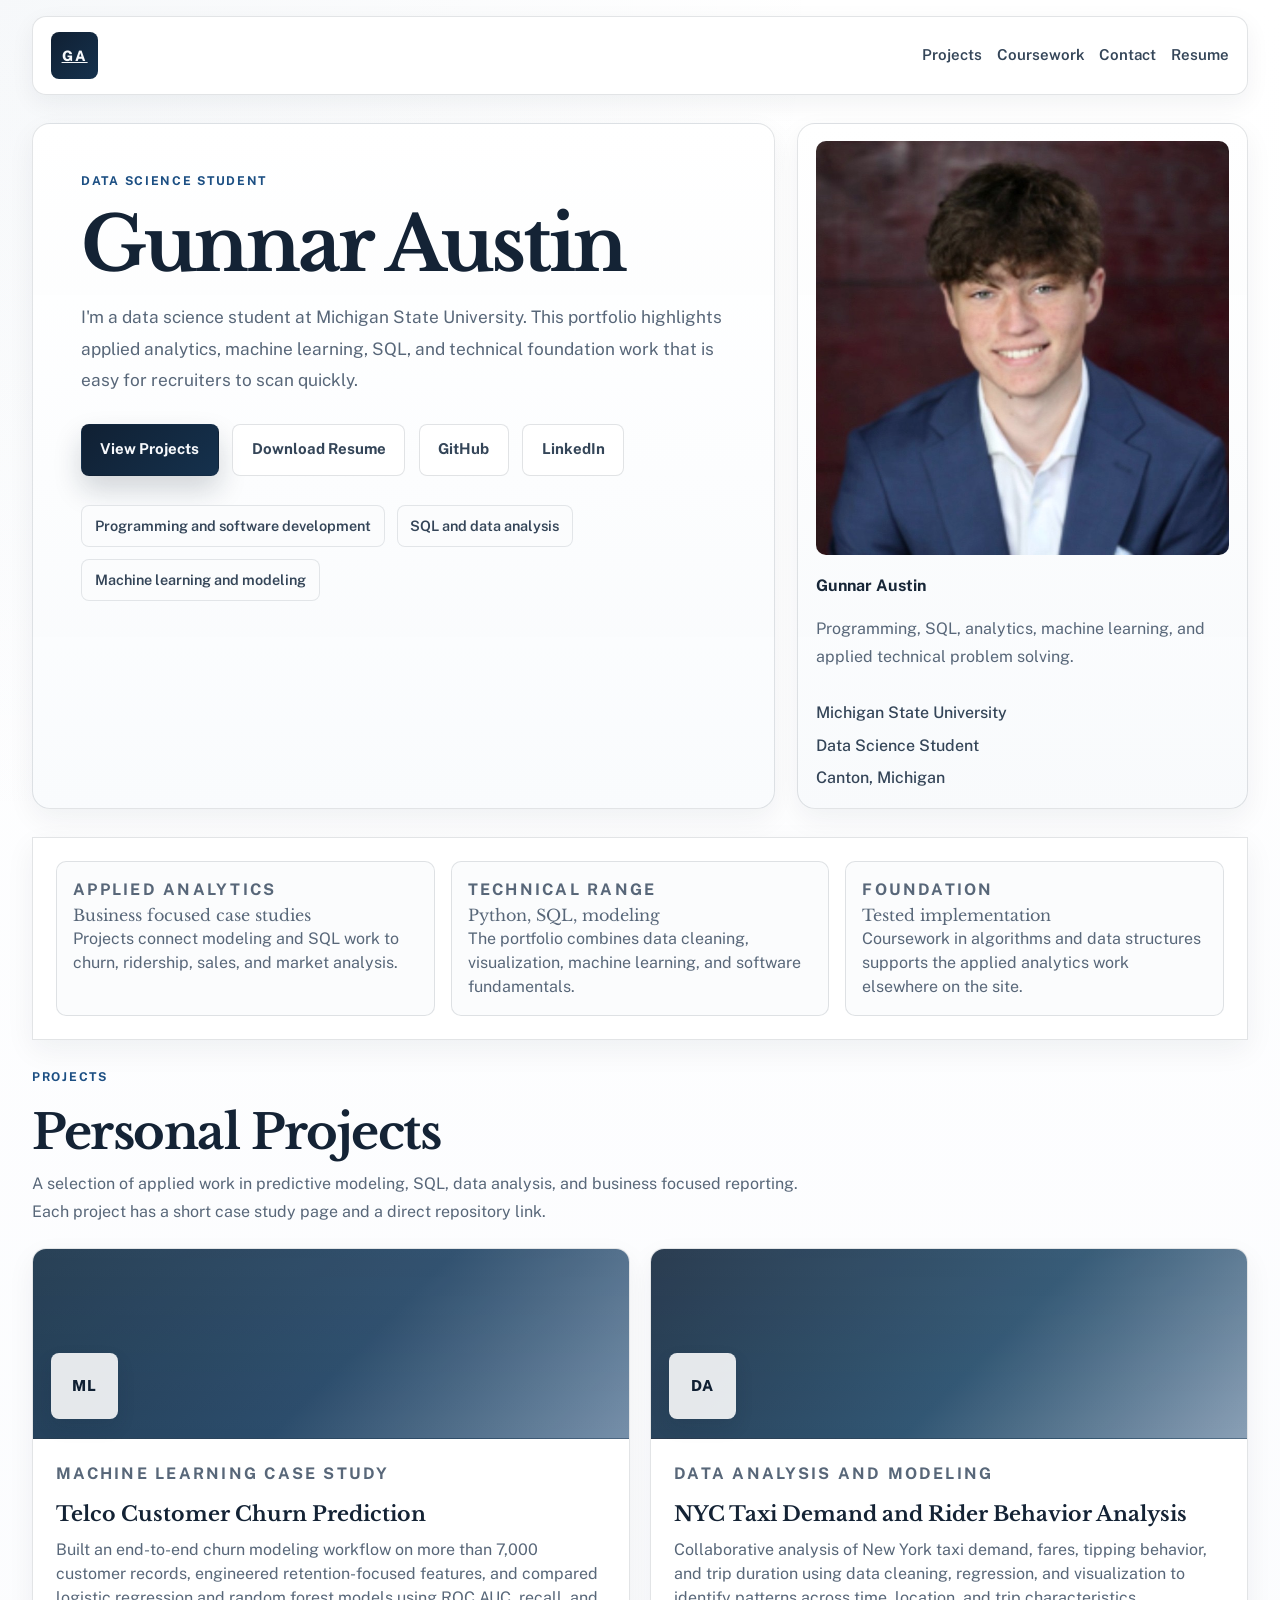
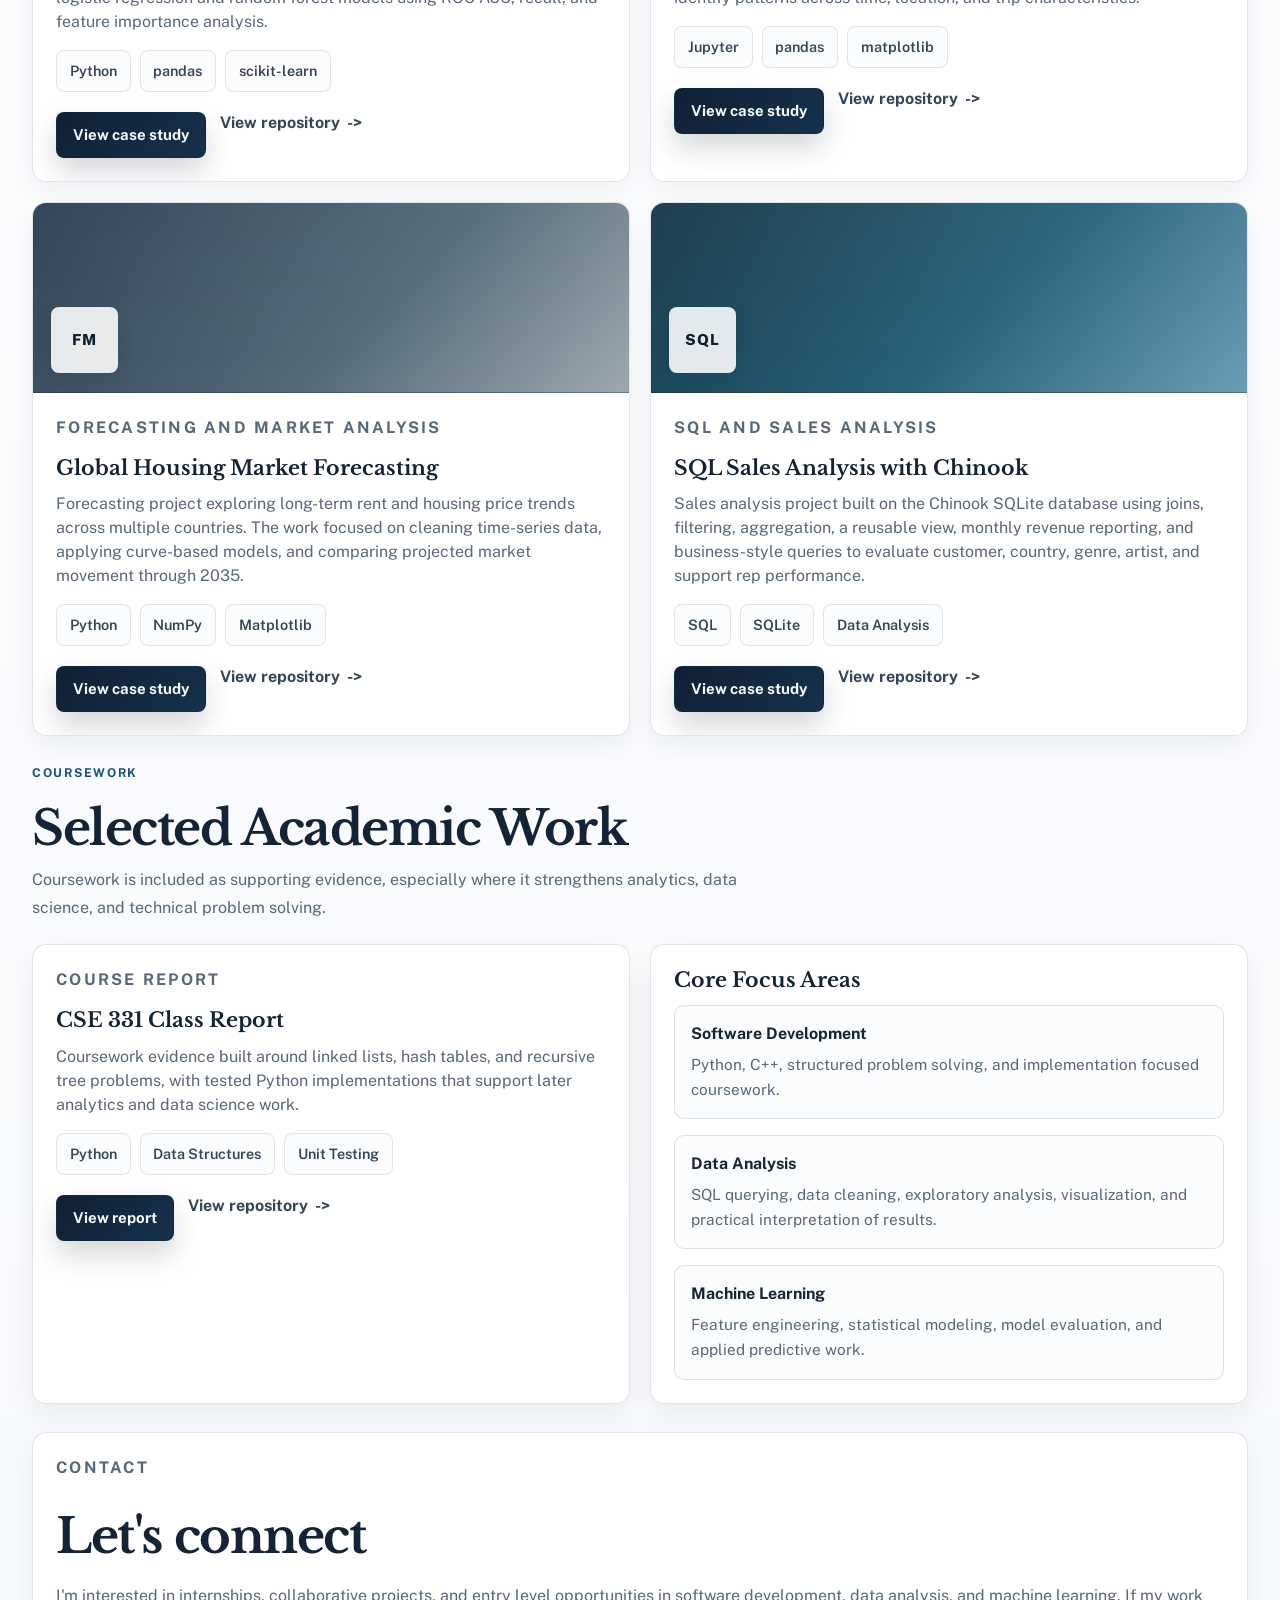
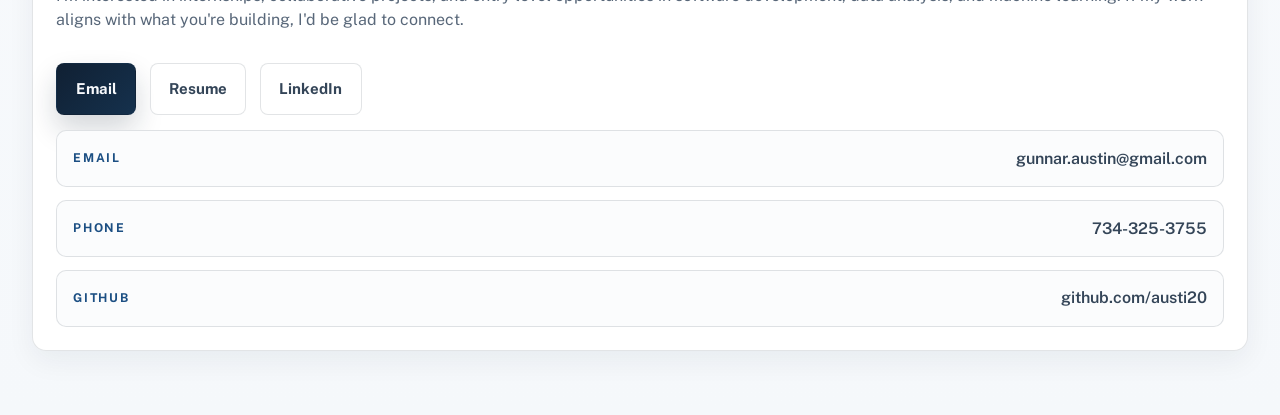
<file: index.html>
<!doctype html>
<html class="no-js" lang="en">
<head>
  <meta charset="utf-8">
  <meta name="viewport" content="width=device-width, initial-scale=1, viewport-fit=cover">
  <title>Gunnar Austin | Data Science Portfolio</title>
  <link rel="stylesheet" href="css/style.css">
  <script defer src="js/project-data.js"></script>
  <script defer src="js/index.js"></script>
  <link rel="icon" type="image/png" href="https://portfolio.gunnar-austin.workers.dev/assets/favicon.png">
  <meta
    name="description"
    content="Recruiter focused portfolio with data science, analytics, SQL, and machine learning case studies plus supporting coursework."
  >
  <meta name="author" content="Gunnar Austin">
  <meta name="robots" content="index,follow,max-image-preview:large">
  <link rel="canonical" href="https://portfolio.gunnar-austin.workers.dev/">

  <meta property="og:site_name" content="Gunnar Austin Portfolio">
  <meta property="og:locale" content="en_US">
  <meta property="og:title" content="Gunnar Austin | Data Science Portfolio">
  <meta
    property="og:description"
    content="Recruiter focused portfolio with data science, analytics, SQL, and machine learning case studies plus supporting coursework."
  >
  <meta property="og:type" content="website">
  <meta property="og:url" content="https://portfolio.gunnar-austin.workers.dev/">
  <meta property="og:image" content="https://portfolio.gunnar-austin.workers.dev/assets/og-image.jpg">
  <meta property="og:image:secure_url" content="https://portfolio.gunnar-austin.workers.dev/assets/og-image.jpg">
  <meta property="og:image:type" content="image/jpeg">
  <meta property="og:image:width" content="1200">
  <meta property="og:image:height" content="630">
  <meta property="og:image:alt" content="Social preview for Gunnar Austin's data science portfolio">
  <meta name="twitter:card" content="summary_large_image">
  <meta name="twitter:title" content="Gunnar Austin | Data Science Portfolio">
  <meta
    name="twitter:description"
    content="Recruiter focused portfolio with data science, analytics, SQL, and machine learning case studies plus supporting coursework."
  >
  <meta name="twitter:image" content="https://portfolio.gunnar-austin.workers.dev/assets/og-image.jpg">
  <meta name="twitter:image:alt" content="Social preview for Gunnar Austin's data science portfolio">

  <meta name="theme-color" content="#ffffff">
</head>

<body>
  <div class="page-shell">
    <header class="site-header">
      <a class="wordmark" href="#top">GA</a>
      <nav class="site-nav" aria-label="Primary">
        <a href="#projects">Projects</a>
        <a href="#coursework">Coursework</a>
        <a href="#contact">Contact</a>
        <a href="assets/Gunnar_Austin_Resume.pdf" target="_blank" rel="noreferrer">Resume</a>
      </nav>
    </header>

    <main id="top">
      <section class="hero">
        <div class="hero-copy">
          <p class="eyebrow">Data Science Student</p>
          <h1>Gunnar Austin</h1>
          <p class="hero-text">
            I&apos;m a data science student at Michigan State University. This portfolio highlights applied analytics, machine learning, SQL, and technical foundation work that is easy for recruiters to scan quickly.
          </p>
          <div class="hero-actions">
            <a class="button button-primary" href="#projects">View Projects</a>
            <a class="button button-secondary" href="assets/Gunnar_Austin_Resume.pdf" target="_blank" rel="noreferrer">Download Resume</a>
            <a class="button button-secondary" href="https://github.com/austi20" target="_blank" rel="noreferrer">GitHub</a>
            <a class="button button-secondary" href="https://www.linkedin.com/in/gunnar-austin-b2a10a252/" target="_blank" rel="noreferrer">LinkedIn</a>
          </div>
          <ul class="hero-meta" aria-label="Technical focus">
            <li>Programming and software development</li>
            <li>SQL and data analysis</li>
            <li>Machine learning and modeling</li>
          </ul>
        </div>

        <aside class="hero-card">
          <div class="profile-frame">
            <img
              src="img/headshot.jpg"
              alt="Headshot of Gunnar Austin"
              class="profile-image"
            >
          </div>
          <div class="profile-details">
            <p class="profile-kicker">Gunnar Austin</p>
            <p class="profile-note">Programming, SQL, analytics, machine learning, and applied technical problem solving.</p>
            <ul class="mini-contact" aria-label="Background">
              <li>Michigan State University</li>
              <li>Data Science Student</li>
              <li>Canton, Michigan</li>
            </ul>
          </div>
        </aside>
      </section>

      <section class="signal-band" aria-label="Recruiter highlights">
        <div class="detail-section">
          <div class="signal-grid">
            <article class="signal-card">
              <p class="fact-label">Applied analytics</p>
              <p class="signal-value">Business focused case studies</p>
              <p>Projects connect modeling and SQL work to churn, ridership, sales, and market analysis.</p>
            </article>
            <article class="signal-card">
              <p class="fact-label">Technical range</p>
              <p class="signal-value">Python, SQL, modeling</p>
              <p>The portfolio combines data cleaning, visualization, machine learning, and software fundamentals.</p>
            </article>
            <article class="signal-card">
              <p class="fact-label">Foundation</p>
              <p class="signal-value">Tested implementation</p>
              <p>Coursework in algorithms and data structures supports the applied analytics work elsewhere on the site.</p>
            </article>
          </div>
        </div>
      </section>

      <section class="project-section" id="projects">
        <div class="section-heading">
          <p class="eyebrow">Projects</p>
          <h2>Personal Projects</h2>
          <p class="section-copy">
            A selection of applied work in predictive modeling, SQL, data analysis, and business focused reporting. Each project has a short case study page and a direct repository link.
          </p>
        </div>

        <div class="project-grid" id="project-grid">
          <article class="project-card">
            <div class="project-art art-churn" aria-hidden="true">
              <span>ML</span>
            </div>
            <div class="project-body">
              <p class="project-type">Machine Learning Case Study</p>
              <h3>Telco Customer Churn Prediction</h3>
              <p>Churn modeling case study that connects customer risk scores to retention actions and business impact.</p>
              <ul class="tag-list" aria-label="Technologies">
                <li>Python</li>
                <li>pandas</li>
                <li>scikit learn</li>
              </ul>
              <div class="project-actions">
                <a class="button button-primary button-small" href="projects/telco-customer-churn.html">View case study</a>
                <a class="project-link" href="https://github.com/austi20/Telco-Customer-Churn-Model" target="_blank" rel="noreferrer">View repository</a>
              </div>
            </div>
          </article>

          <article class="project-card">
            <div class="project-art art-urban" aria-hidden="true">
              <span>DA</span>
            </div>
            <div class="project-body">
              <p class="project-type">Data Analysis and Modeling</p>
              <h3>NYC Taxi Demand and Rider Behavior Analysis</h3>
              <p>Transportation analytics case study on demand patterns, route concentration, fares, and model limits.</p>
              <ul class="tag-list" aria-label="Technologies">
                <li>Jupyter</li>
                <li>pandas</li>
                <li>matplotlib</li>
              </ul>
              <div class="project-actions">
                <a class="button button-primary button-small" href="projects/nyc-taxi-demand.html">View case study</a>
                <a class="project-link" href="https://github.com/austi20/NYC-Taxi-Demand-and-Rider-Behavior-Analysis" target="_blank" rel="noreferrer">View repository</a>
              </div>
            </div>
          </article>

          <article class="project-card">
            <div class="project-art art-housing" aria-hidden="true">
              <span>FM</span>
            </div>
            <div class="project-body">
              <p class="project-type">Forecasting and Market Analysis</p>
              <h3>Global Housing Market Forecasting</h3>
              <p>Cross country housing analysis that compares pressure, affordability, and directional forecasts through 2035.</p>
              <ul class="tag-list" aria-label="Technologies">
                <li>Python</li>
                <li>NumPy</li>
                <li>Matplotlib</li>
              </ul>
              <div class="project-actions">
                <a class="button button-primary button-small" href="projects/global-housing-market.html">View case study</a>
                <a class="project-link" href="https://github.com/austi20/Global-Housing-Market-Predictor" target="_blank" rel="noreferrer">View repository</a>
              </div>
            </div>
          </article>

          <article class="project-card">
            <div class="project-art art-sql" aria-hidden="true">
              <span>SQL</span>
            </div>
            <div class="project-body">
              <p class="project-type">SQL and Sales Analysis</p>
              <h3>SQL Sales Analysis with Chinook</h3>
              <p>Business reporting project that turns transactional sales data into customer, market, and product insights.</p>
              <ul class="tag-list" aria-label="Technologies">
                <li>SQL</li>
                <li>SQLite</li>
                <li>Data Analysis</li>
              </ul>
              <div class="project-actions">
                <a class="button button-primary button-small" href="projects/sql-sales-analysis.html">View case study</a>
                <a class="project-link" href="https://github.com/austi20/sql-sales-analysis-with-chinook" target="_blank" rel="noreferrer">View repository</a>
              </div>
            </div>
          </article>
        </div>
      </section>

      <section class="about-section" id="coursework">
        <div class="section-heading">
          <p class="eyebrow">Coursework</p>
          <h2>Selected Academic Work</h2>
          <p class="section-copy">
            Coursework is included as supporting evidence, especially where it strengthens analytics, data science, and technical problem solving.
          </p>
        </div>

        <div class="about-grid">
          <div class="about-panel" id="coursework-detail-card">
            <p class="coursework-type">Course Report</p>
            <h3>CSE 331 Class Report</h3>
            <p>Algorithms and data structures coursework framed as technical foundation for applied analytics work, not as a homework archive.</p>
            <ul class="tag-list" aria-label="Technologies">
              <li>Python</li>
              <li>Data Structures</li>
              <li>Unit Testing</li>
            </ul>
            <div class="project-actions">
              <a class="button button-primary button-small" href="projects/cse331-coursework.html">View report</a>
              <a class="project-link" href="https://github.com/austi20/CSE331-SS26" target="_blank" rel="noreferrer">View repository</a>
            </div>
          </div>

          <div class="about-panel focus-panel">
            <h3>Core Focus Areas</h3>
            <div class="focus-grid">
              <div class="focus-card">
                <strong>Software Development</strong>
                <span>Python, C++, structured problem solving, and implementation focused coursework.</span>
              </div>
              <div class="focus-card">
                <strong>Data Analysis</strong>
                <span>SQL querying, data cleaning, exploratory analysis, visualization, and practical interpretation of results.</span>
              </div>
              <div class="focus-card">
                <strong>Machine Learning</strong>
                <span>Feature engineering, statistical modeling, model evaluation, and applied predictive work.</span>
              </div>
            </div>
          </div>
        </div>
      </section>

      <section class="contact-section" id="contact">
        <div class="contact-card">
          <p class="eyebrow">Contact</p>
          <h2>Let&apos;s connect</h2>
          <p>
            I&apos;m interested in internships, collaborative projects, and entry level
            opportunities in software development, data analysis, and machine learning.
            If my work aligns with what you&apos;re building, I&apos;d be glad to connect.
          </p>
          <div class="contact-links" aria-label="Contact links">
            <a class="button button-primary" href="mailto:gunnar.austin@gmail.com">Email</a>
            <a class="button button-secondary" href="assets/Gunnar_Austin_Resume.pdf" target="_blank" rel="noreferrer">Resume</a>
            <a class="button button-secondary" href="https://www.linkedin.com/in/gunnar-austin-b2a10a252/" target="_blank" rel="noreferrer">LinkedIn</a>
          </div>
          <ul class="contact-list">
            <li><span>Email</span><a href="mailto:gunnar.austin@gmail.com">gunnar.austin@gmail.com</a></li>
            <li><span>Phone</span><a href="tel:7343253755">734-325-3755</a></li>
            <li><span>GitHub</span><a href="https://github.com/austi20" target="_blank" rel="noreferrer">github.com/austi20</a></li>
          </ul>
        </div>
      </section>
    </main>
  </div>
</body>
</html>
</file>
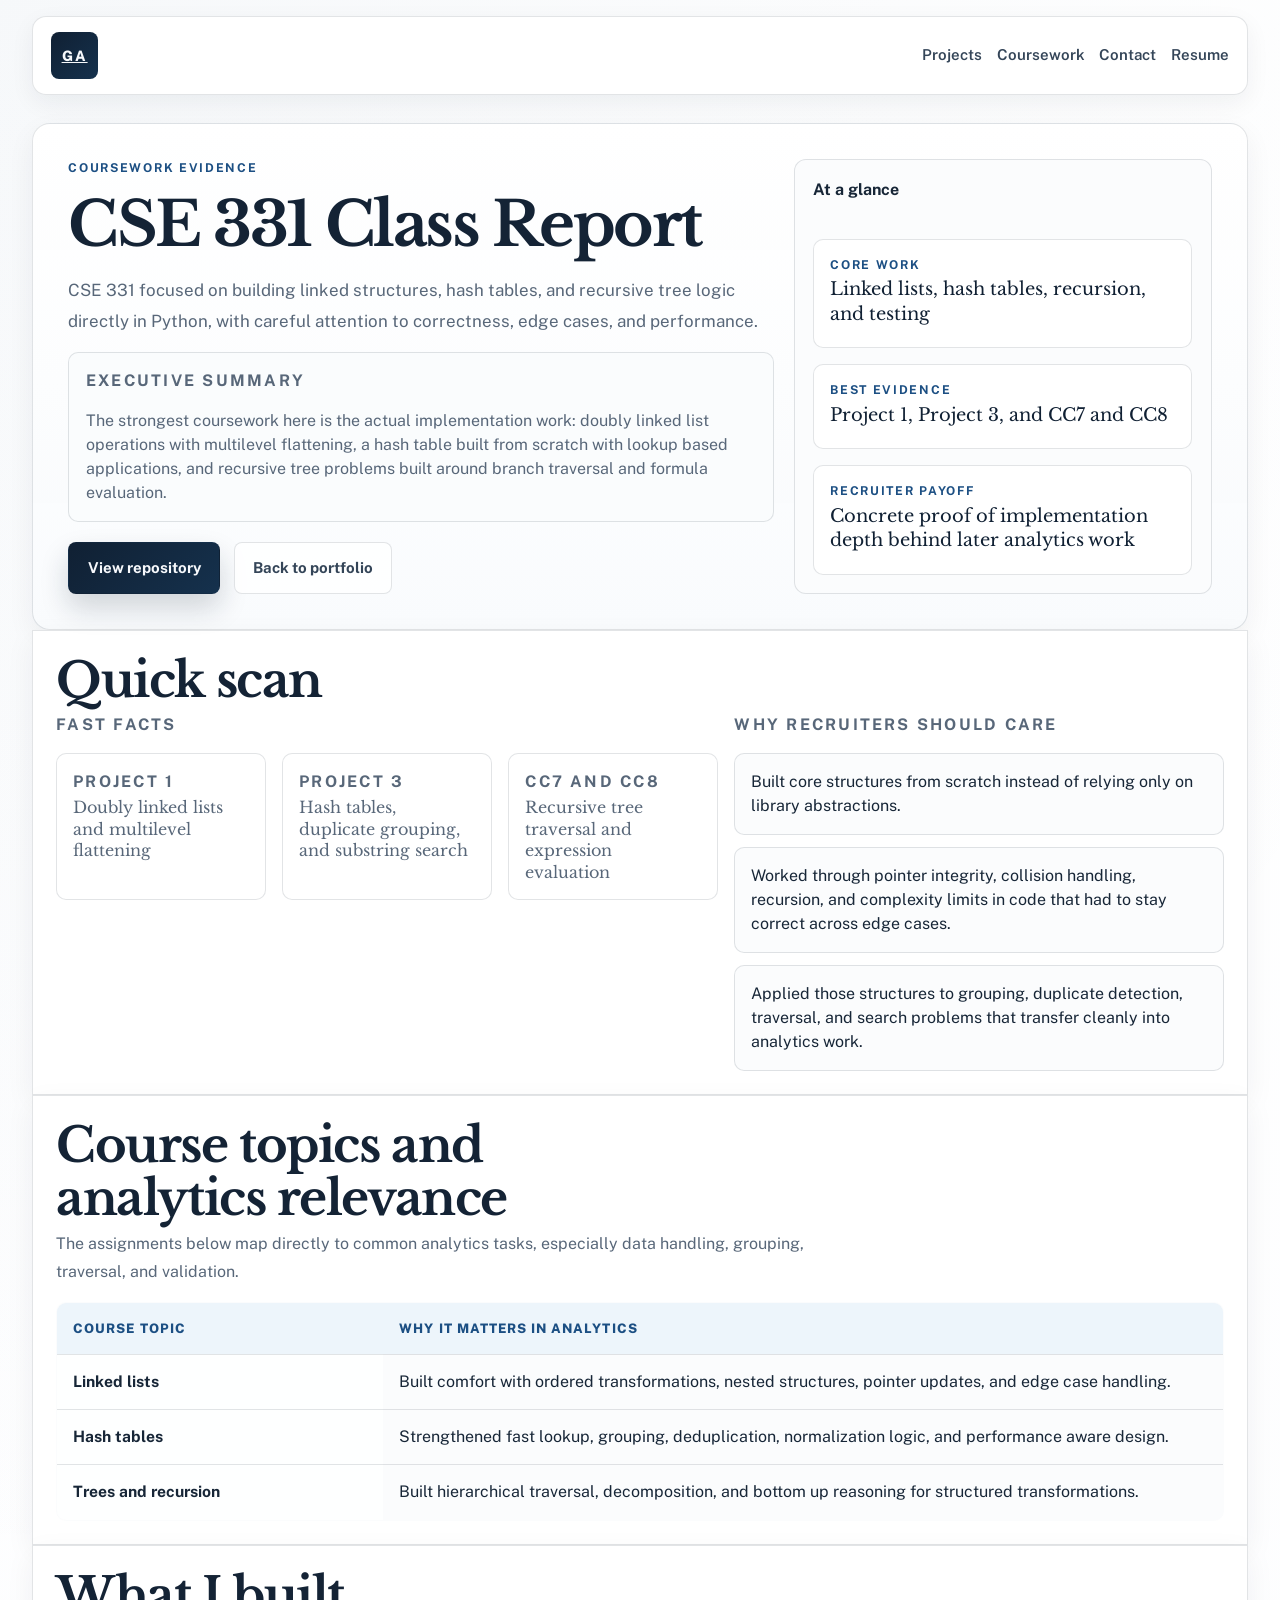
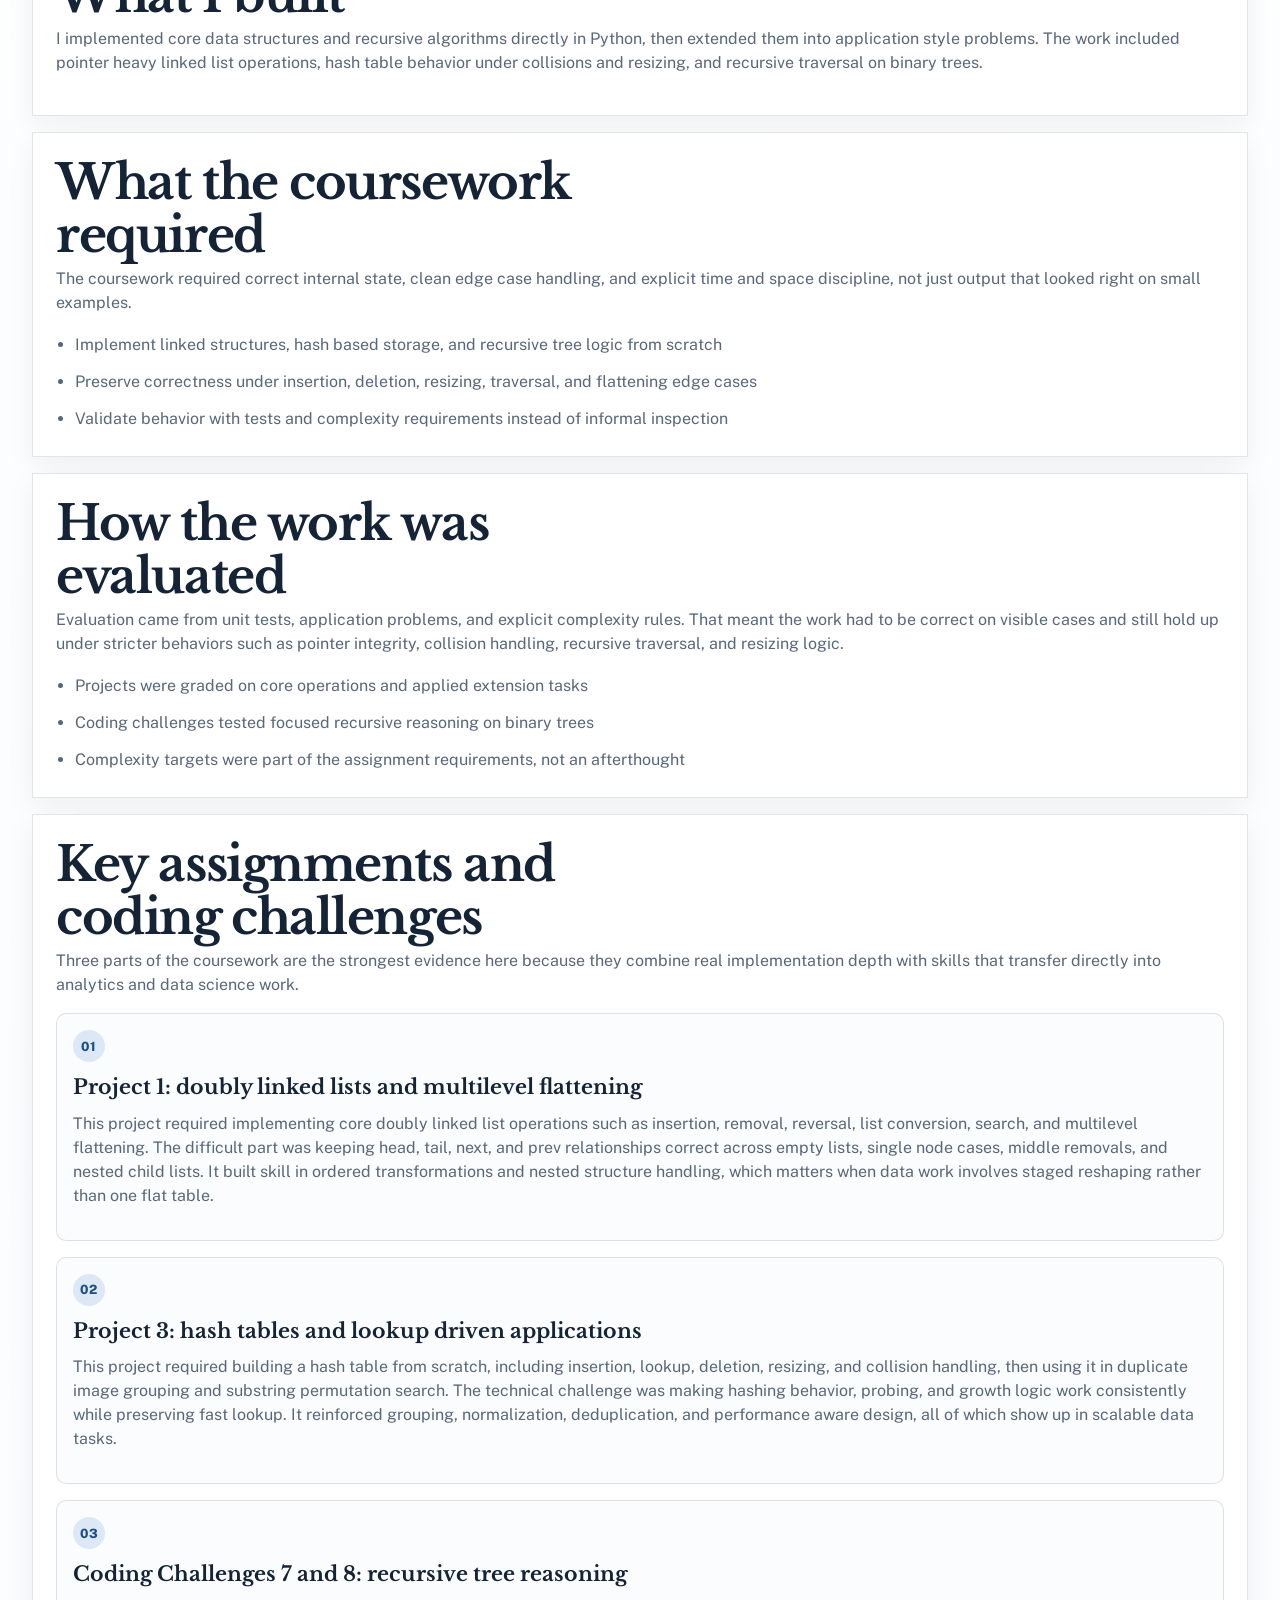
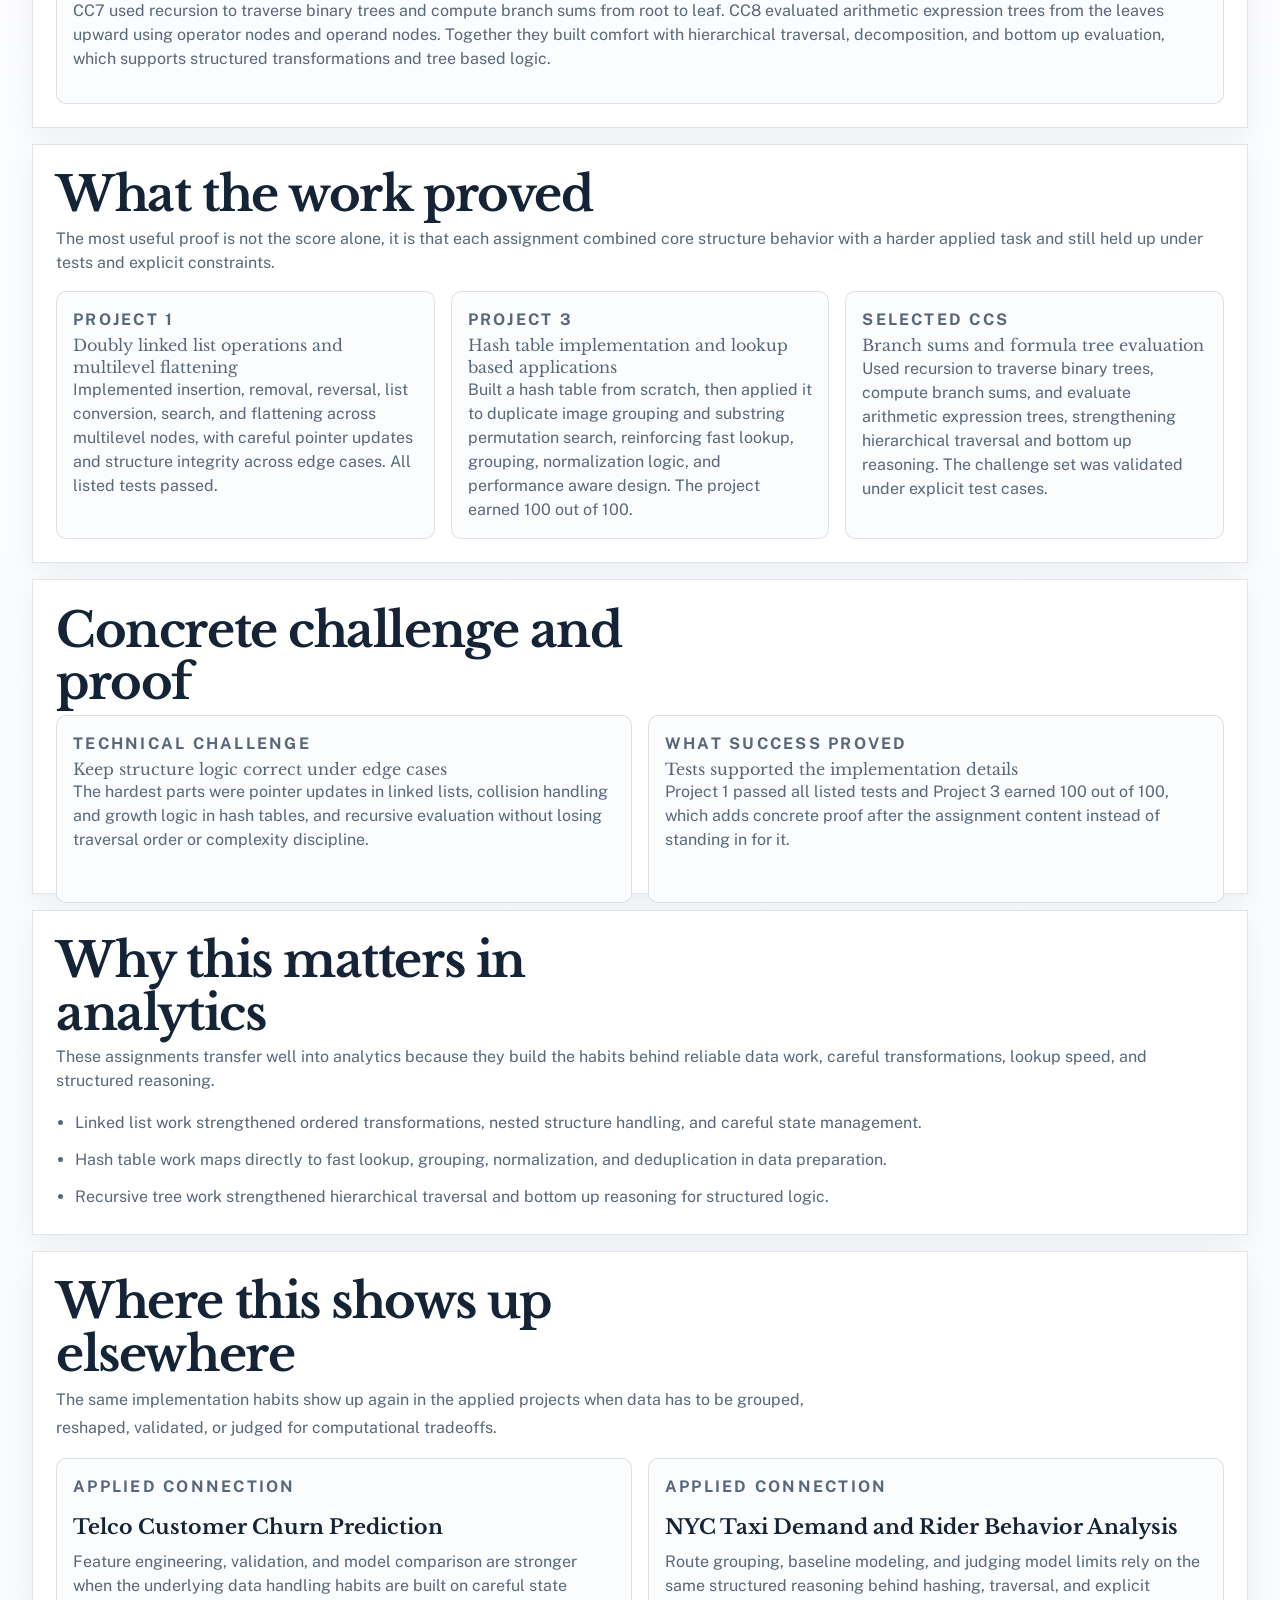
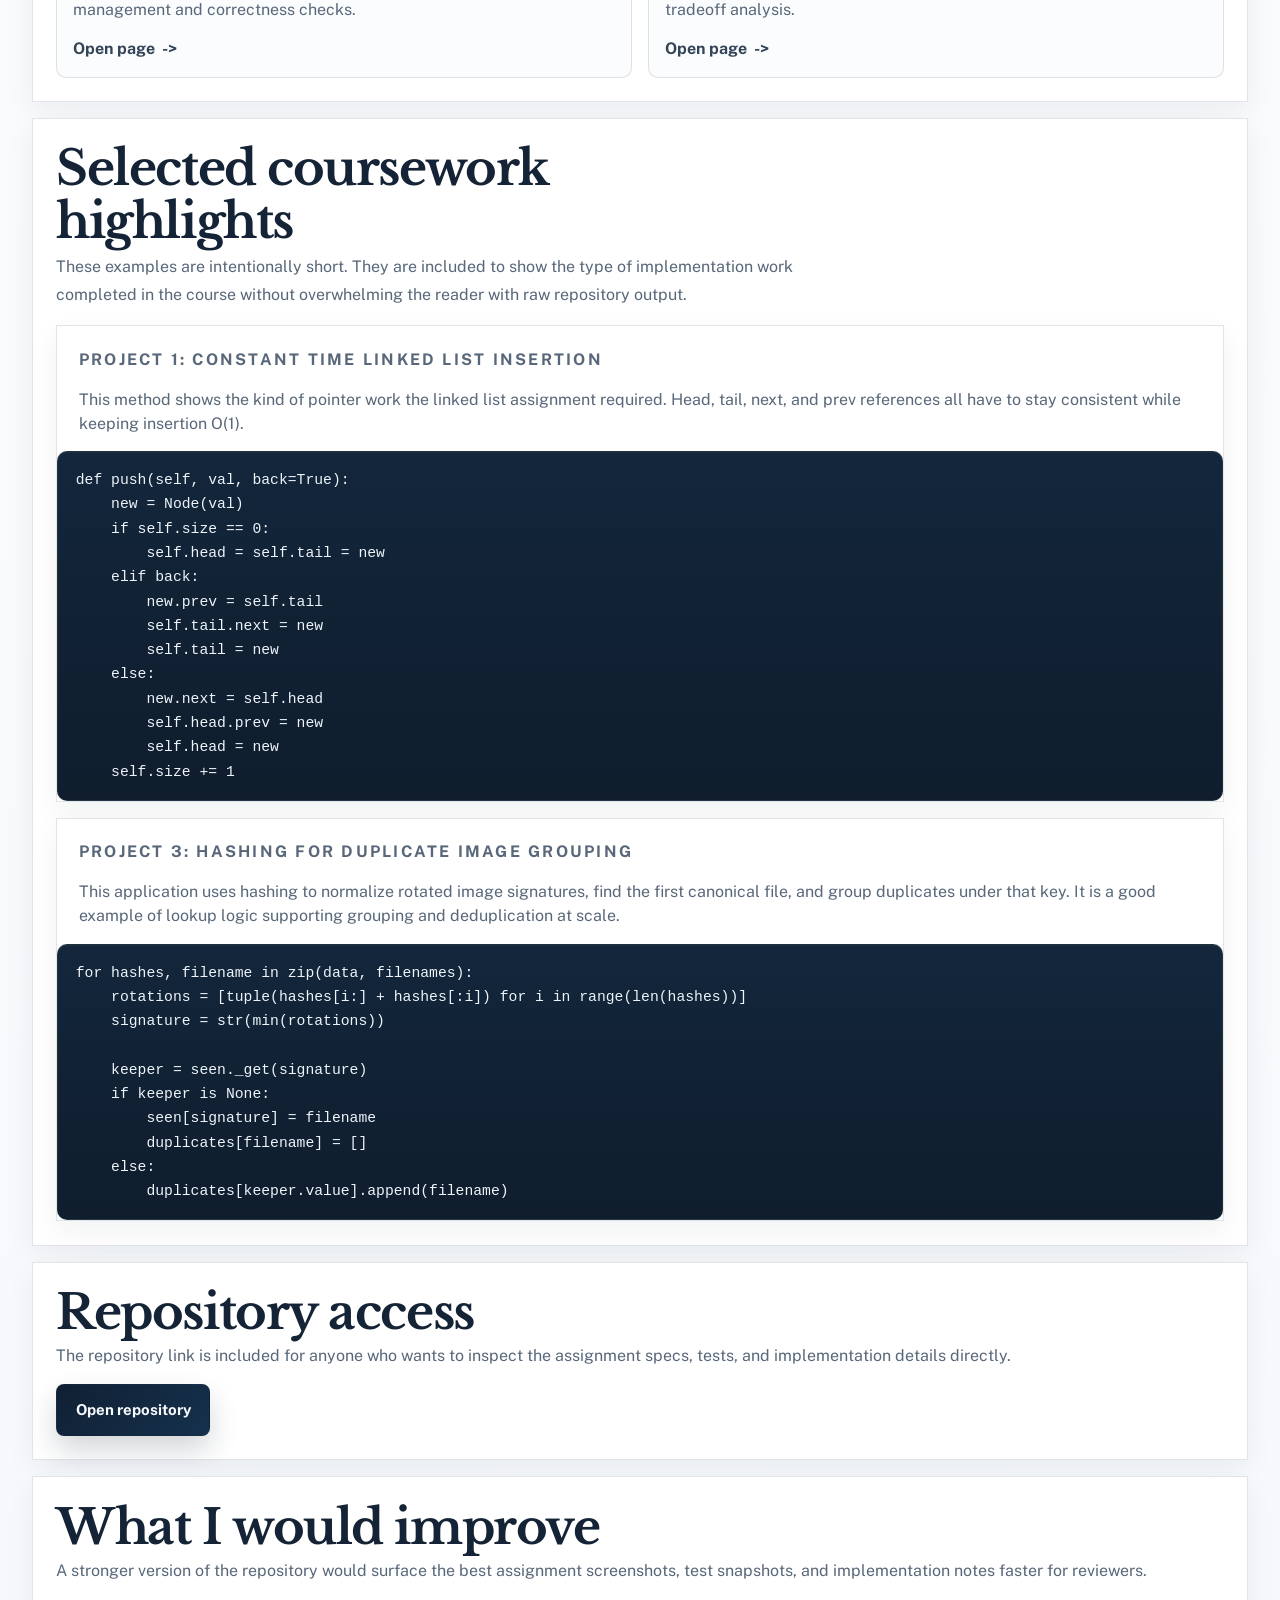
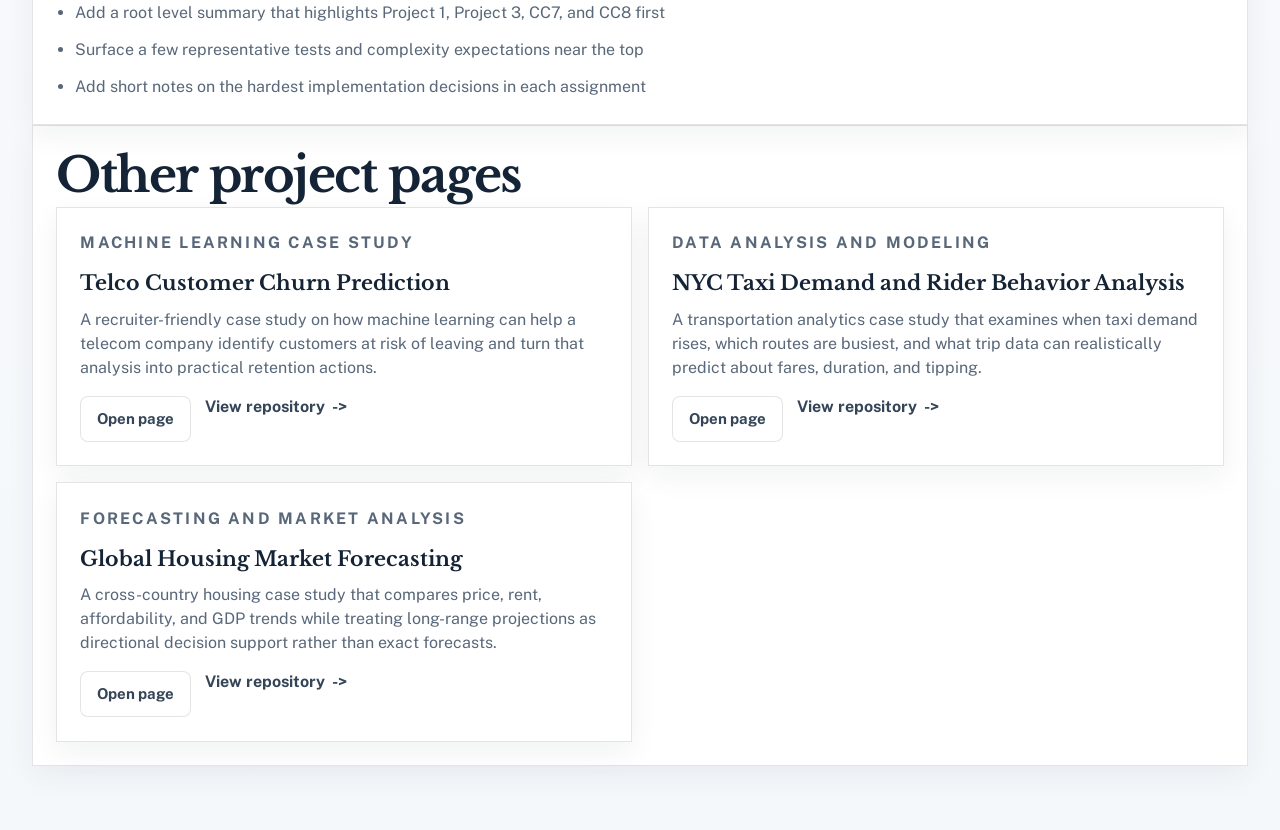
<file: projects/cse331-coursework.html>
<!doctype html>
<html class="no-js" lang="en">
<head>
  <meta charset="utf-8">
  <meta name="viewport" content="width=device-width, initial-scale=1, viewport-fit=cover">
  <title>CSE 331 Class Report | Gunnar Austin</title>
  <link rel="stylesheet" href="../css/style.css">
  <script defer src="../js/project-data.js"></script>
  <script defer src="../js/project-page.js"></script>
  <link rel="icon" type="image/png" href="https://portfolio.gunnar-austin.workers.dev/assets/favicon.png">
  <meta
    name="description"
    content="Course report on CSE 331, focused on algorithmic foundations that support later analytics and data science work."
  >
</head>
<body data-project-slug="cse331-coursework">
  <div class="page-shell">
    <header class="site-header">
      <a class="wordmark" href="../index.html#top">GA</a>
      <nav class="site-nav" aria-label="Primary">
        <a href="../index.html#projects">Projects</a>
        <a href="../index.html#coursework">Coursework</a>
        <a href="../index.html#contact">Contact</a>
        <a href="../assets/Gunnar_Austin_Resume.pdf" target="_blank" rel="noreferrer">Resume</a>
      </nav>
    </header>

    <main id="top" class="project-page">
      <div id="project-page">
        <section class="detail-hero detail-hero-polished">
          <div class="detail-hero-copy">
            <p class="eyebrow">Coursework Evidence</p>
            <h1>CSE 331 Class Report</h1>
            <p class="detail-deck">Coursework evidence built around linked lists, hash tables, and recursive tree problems, with tested Python implementations that support later analytics and data science work.</p>
            <div class="hero-actions">
              <a class="button button-primary" href="https://github.com/austi20/CSE331-SS26" target="_blank" rel="noreferrer">View repository</a>
              <a class="button button-secondary" href="../index.html#coursework">Back to portfolio</a>
            </div>
          </div>
        </section>
      </div>
    </main>
  </div>
</body>
</html>
</file>
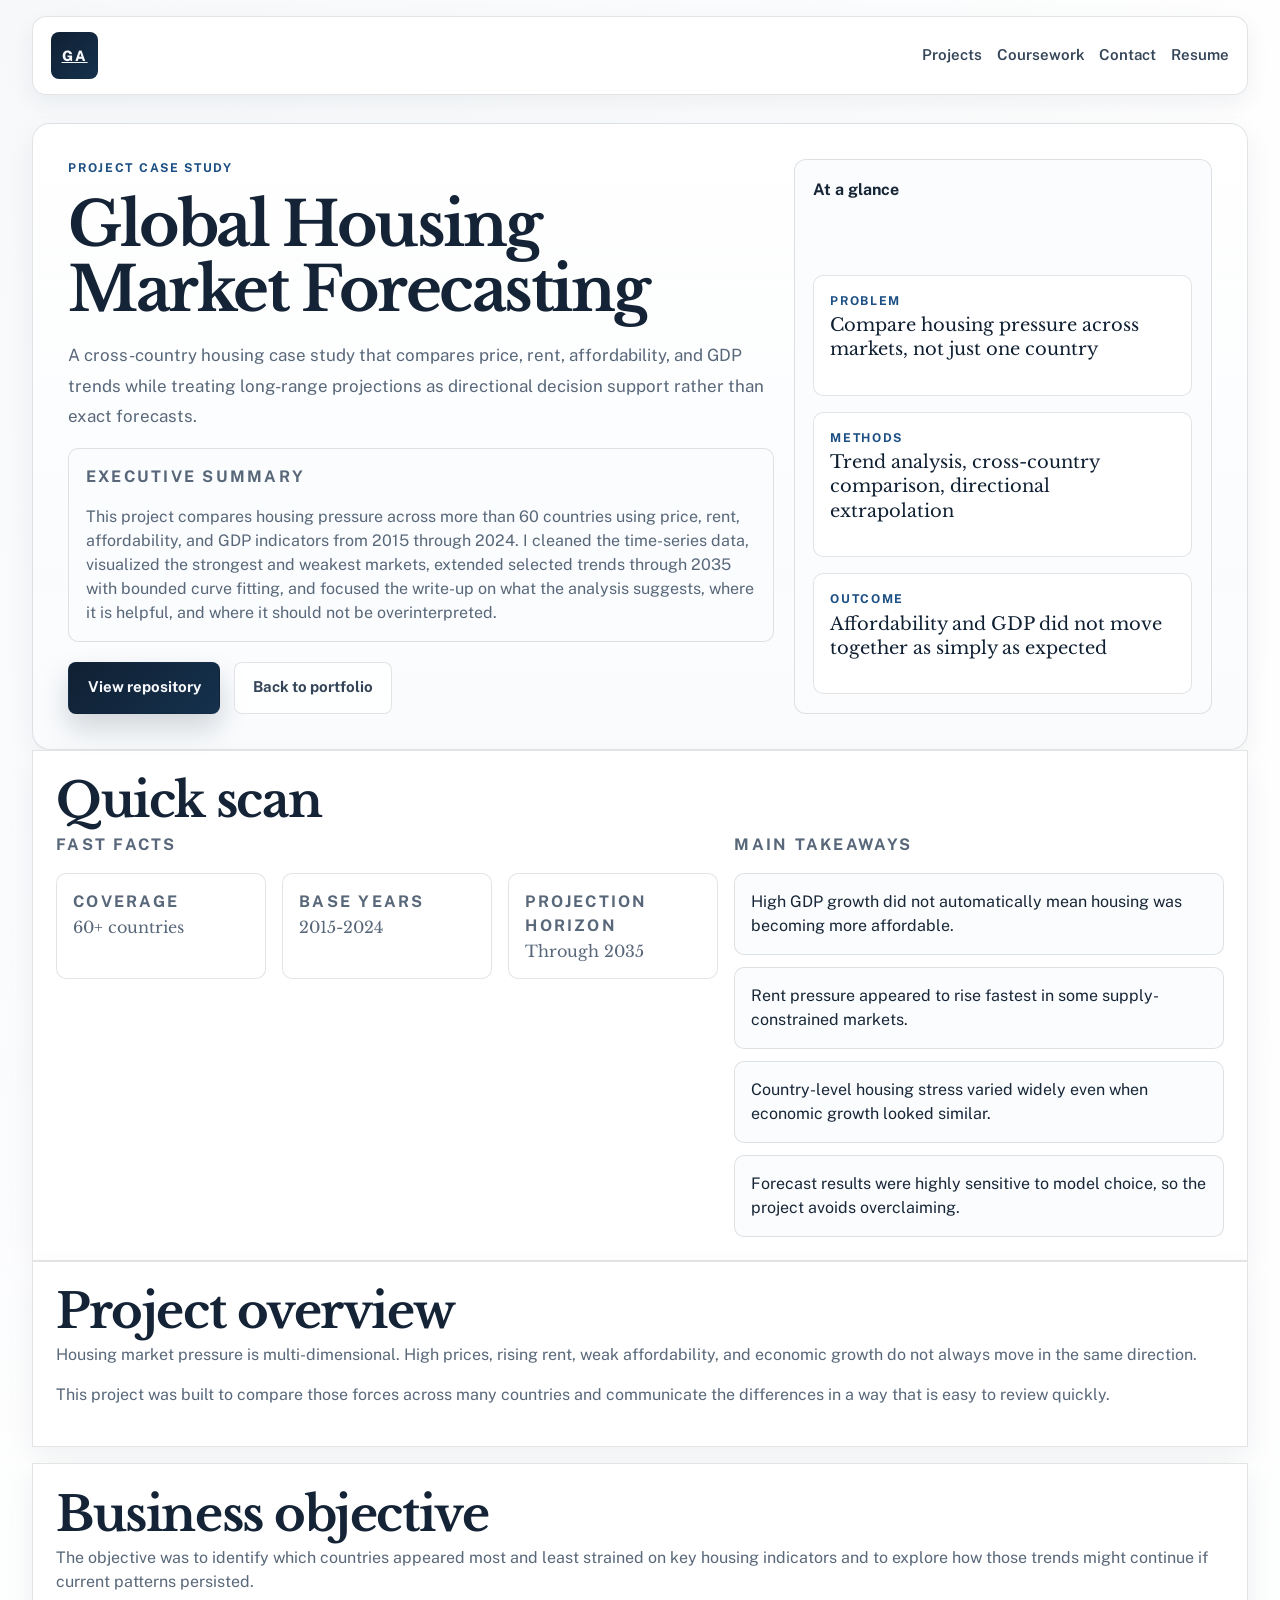
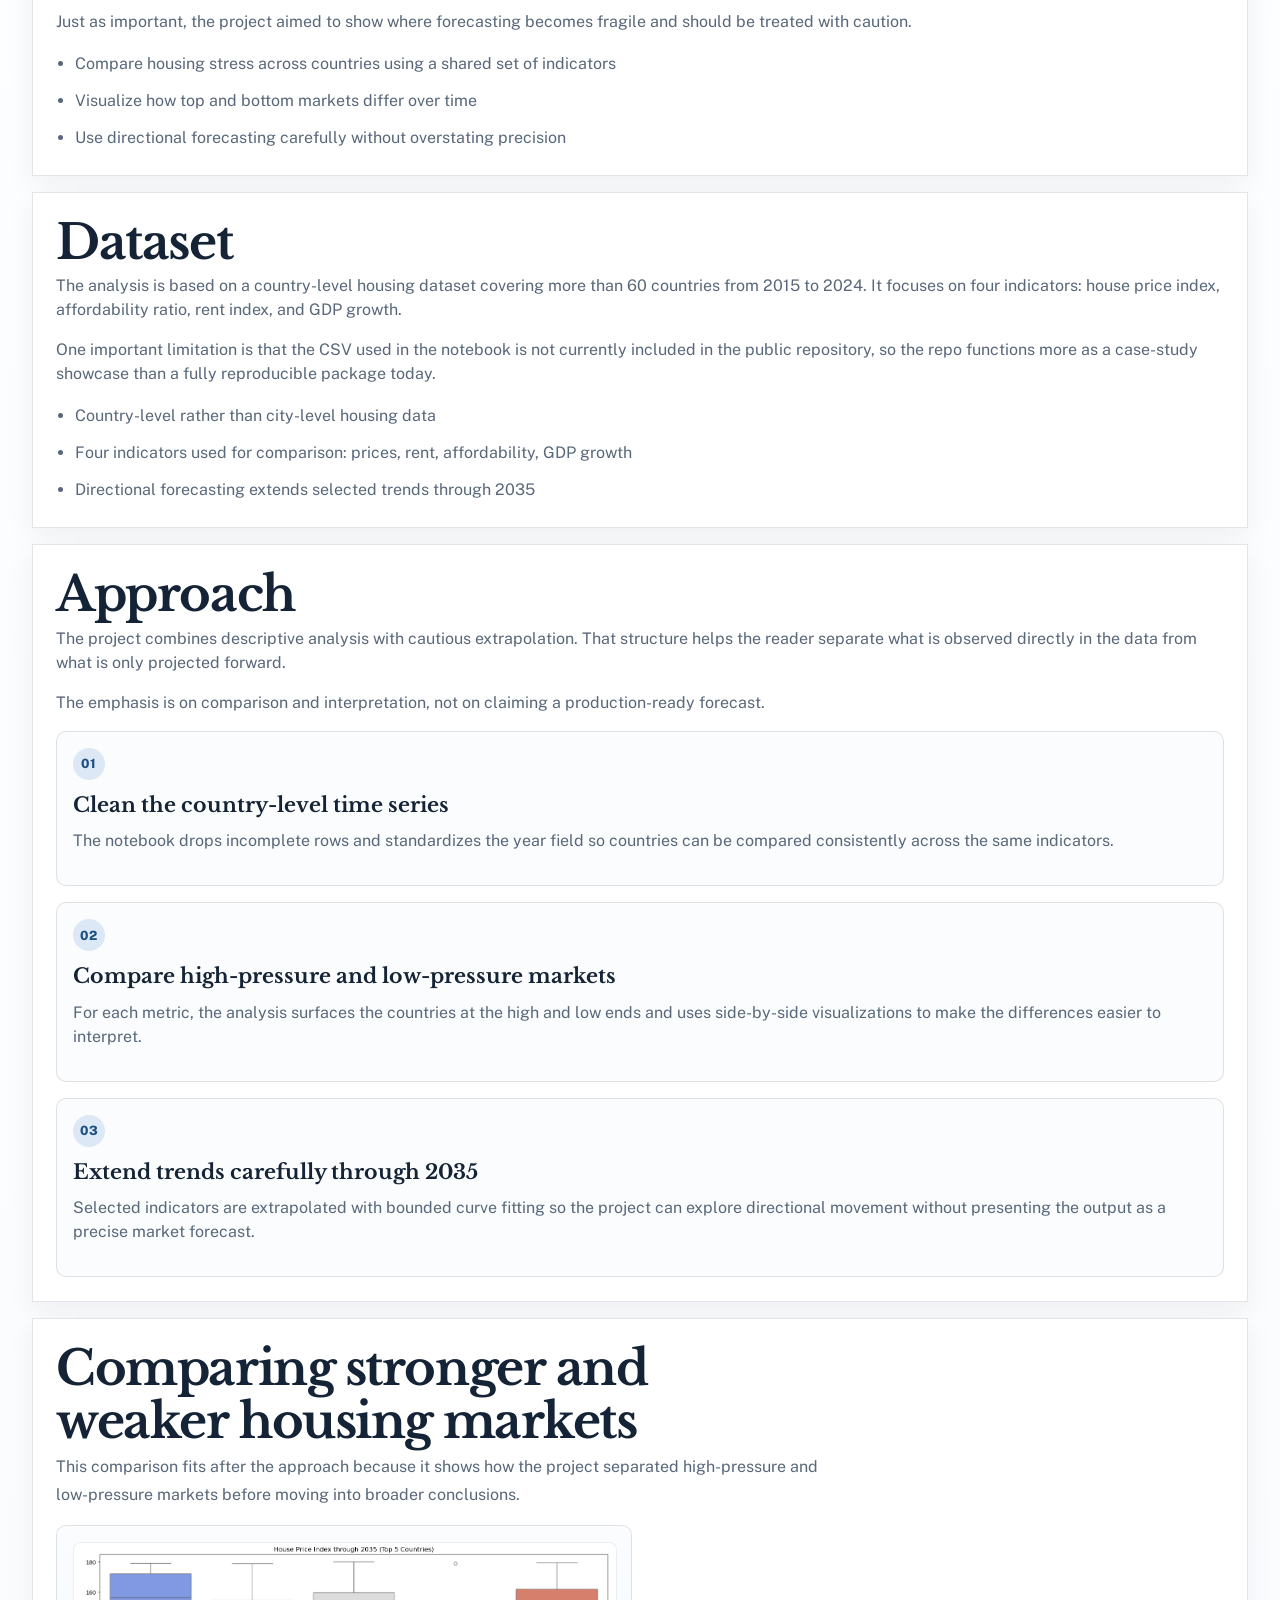
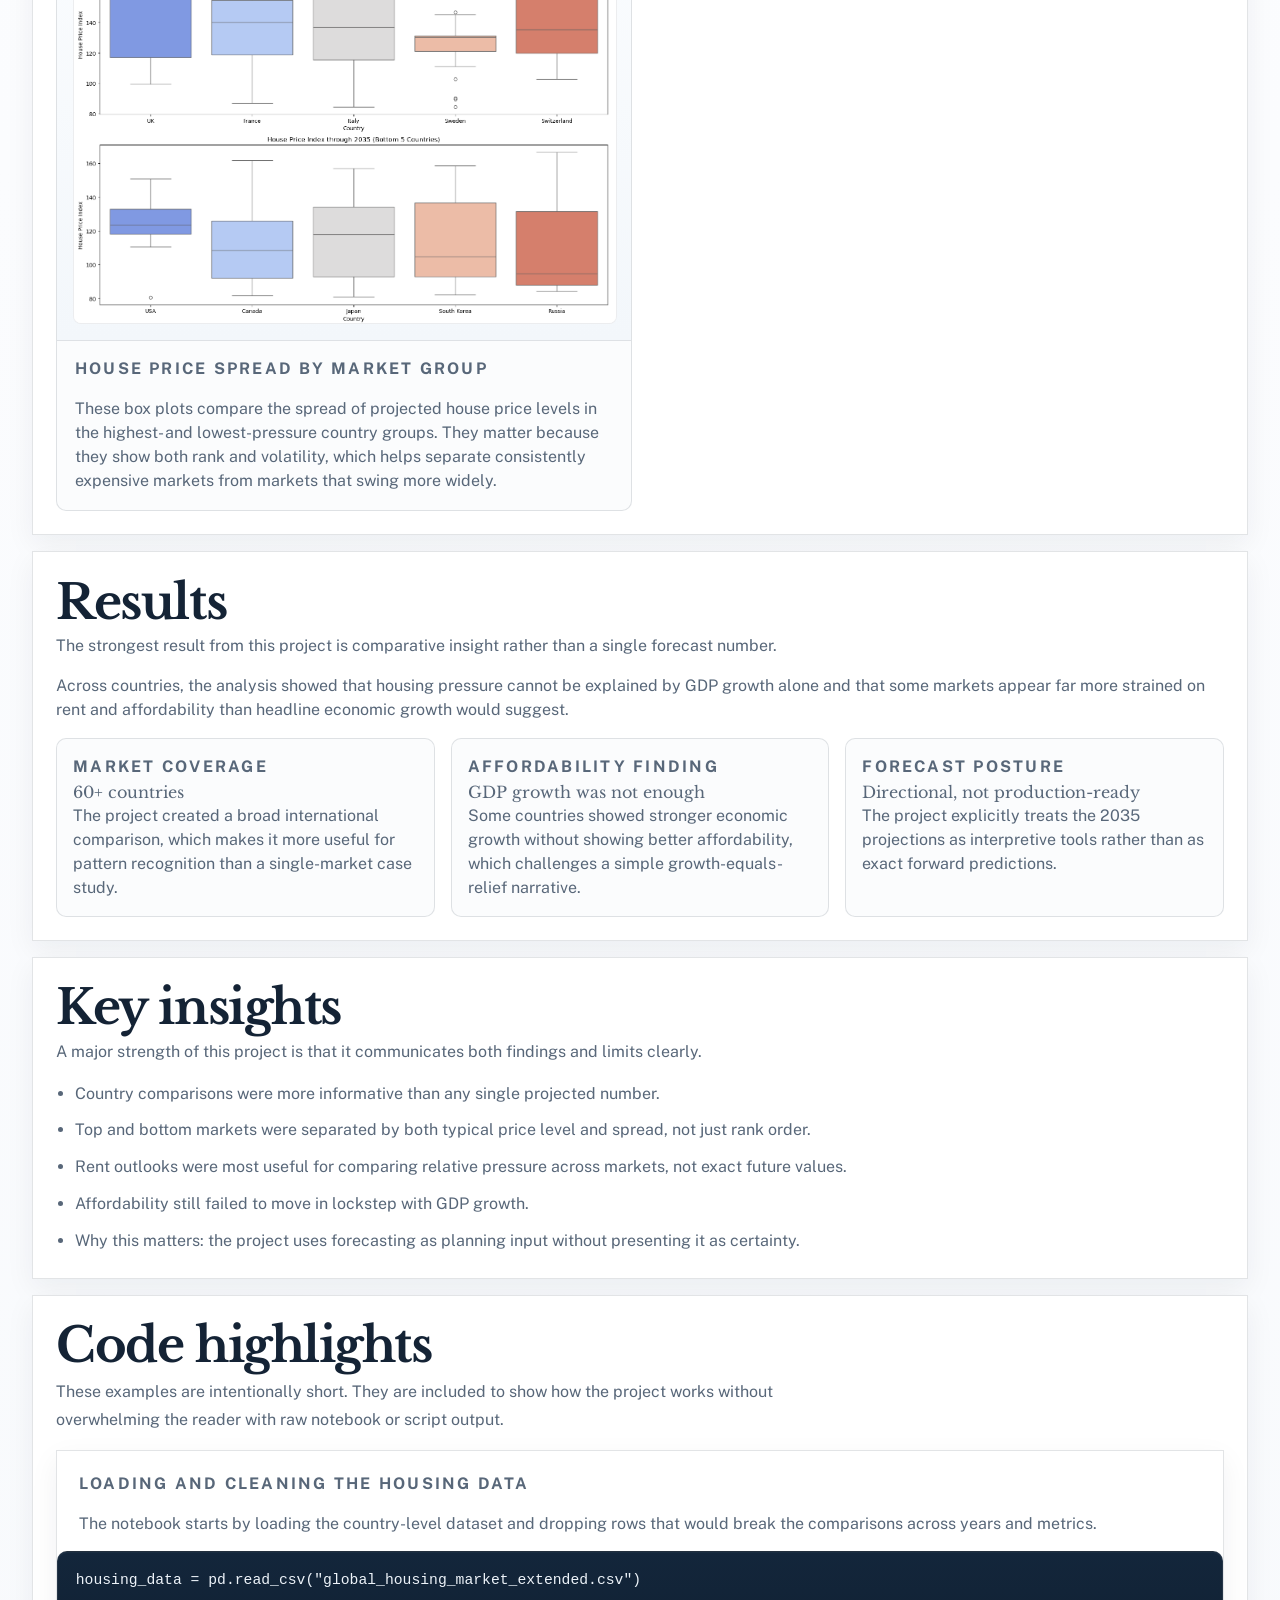
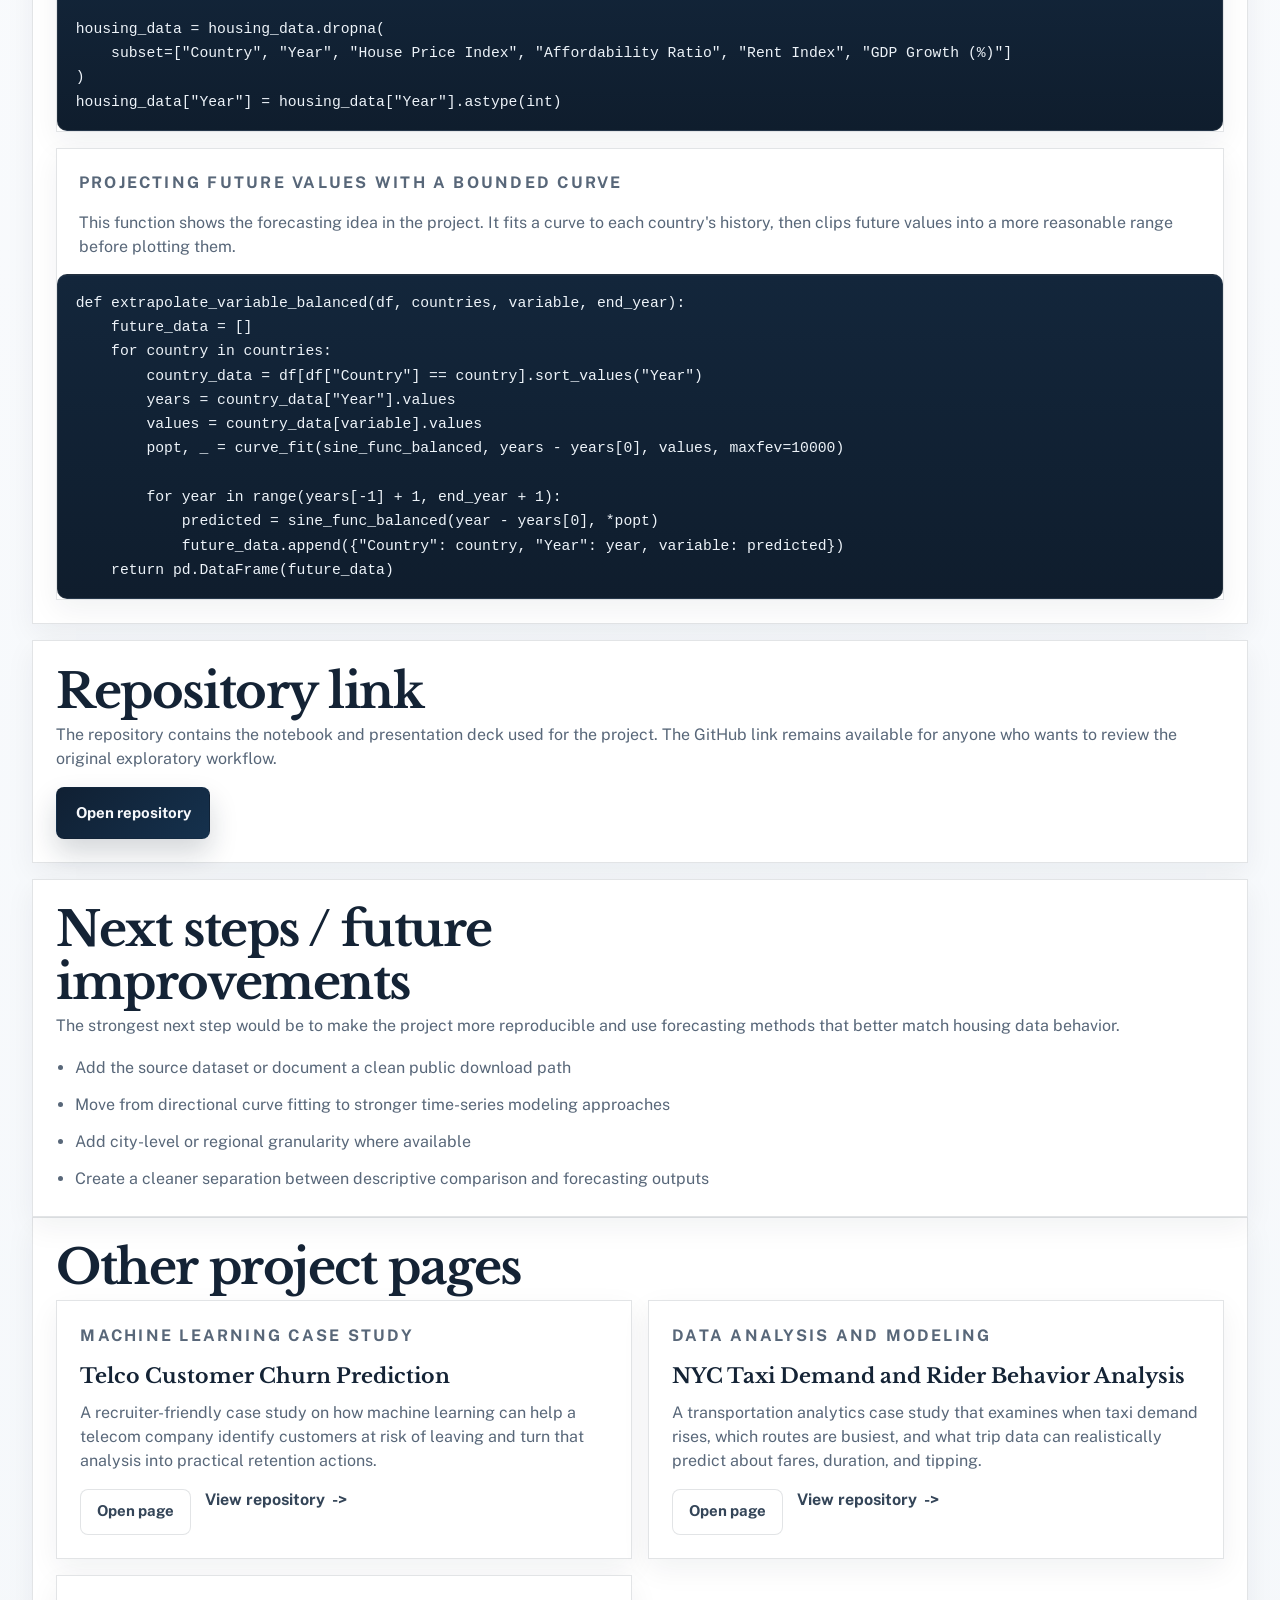
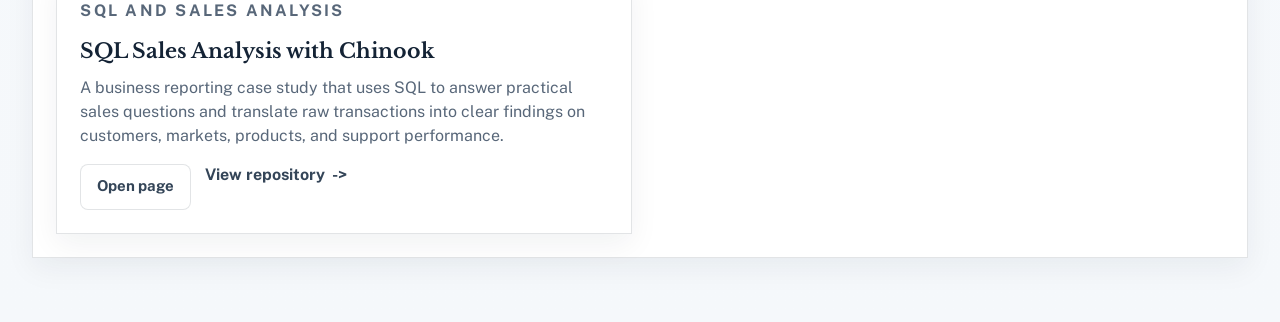
<file: projects/global-housing-market.html>
<!doctype html>
<html class="no-js" lang="en">
<head>
  <meta charset="utf-8">
  <meta name="viewport" content="width=device-width, initial-scale=1, viewport-fit=cover">
  <title>Global Housing Market Forecasting | Gunnar Austin</title>
  <link rel="stylesheet" href="../css/style.css">
  <script defer src="../js/project-data.js"></script>
  <script defer src="../js/project-page.js"></script>
  <link rel="icon" type="image/png" href="https://portfolio.gunnar-austin.workers.dev/assets/favicon.png">
  <meta
    name="description"
    content="Cross country housing analysis that compares price, rent, affordability, and directional forecasts through 2035."
  >
</head>
<body data-project-slug="global-housing-market">
  <div class="page-shell">
    <header class="site-header">
      <a class="wordmark" href="../index.html#top">GA</a>
      <nav class="site-nav" aria-label="Primary">
        <a href="../index.html#projects">Projects</a>
        <a href="../index.html#coursework">Coursework</a>
        <a href="../index.html#contact">Contact</a>
        <a href="../assets/Gunnar_Austin_Resume.pdf" target="_blank" rel="noreferrer">Resume</a>
      </nav>
    </header>

    <main id="top" class="project-page">
      <div id="project-page">
        <section class="detail-hero detail-hero-polished">
          <div class="detail-hero-copy">
            <p class="eyebrow">Project Case Study</p>
            <h1>Global Housing Market Forecasting</h1>
            <p class="detail-deck">Cross country housing analysis that compares market pressure, affordability, and directional forecasts through 2035.</p>
            <div class="hero-actions">
              <a class="button button-primary" href="https://github.com/austi20/Global-Housing-Market-Predictor" target="_blank" rel="noreferrer">View repository</a>
              <a class="button button-secondary" href="../index.html#projects">Back to portfolio</a>
            </div>
          </div>
        </section>
      </div>
    </main>
  </div>
</body>
</html>
</file>
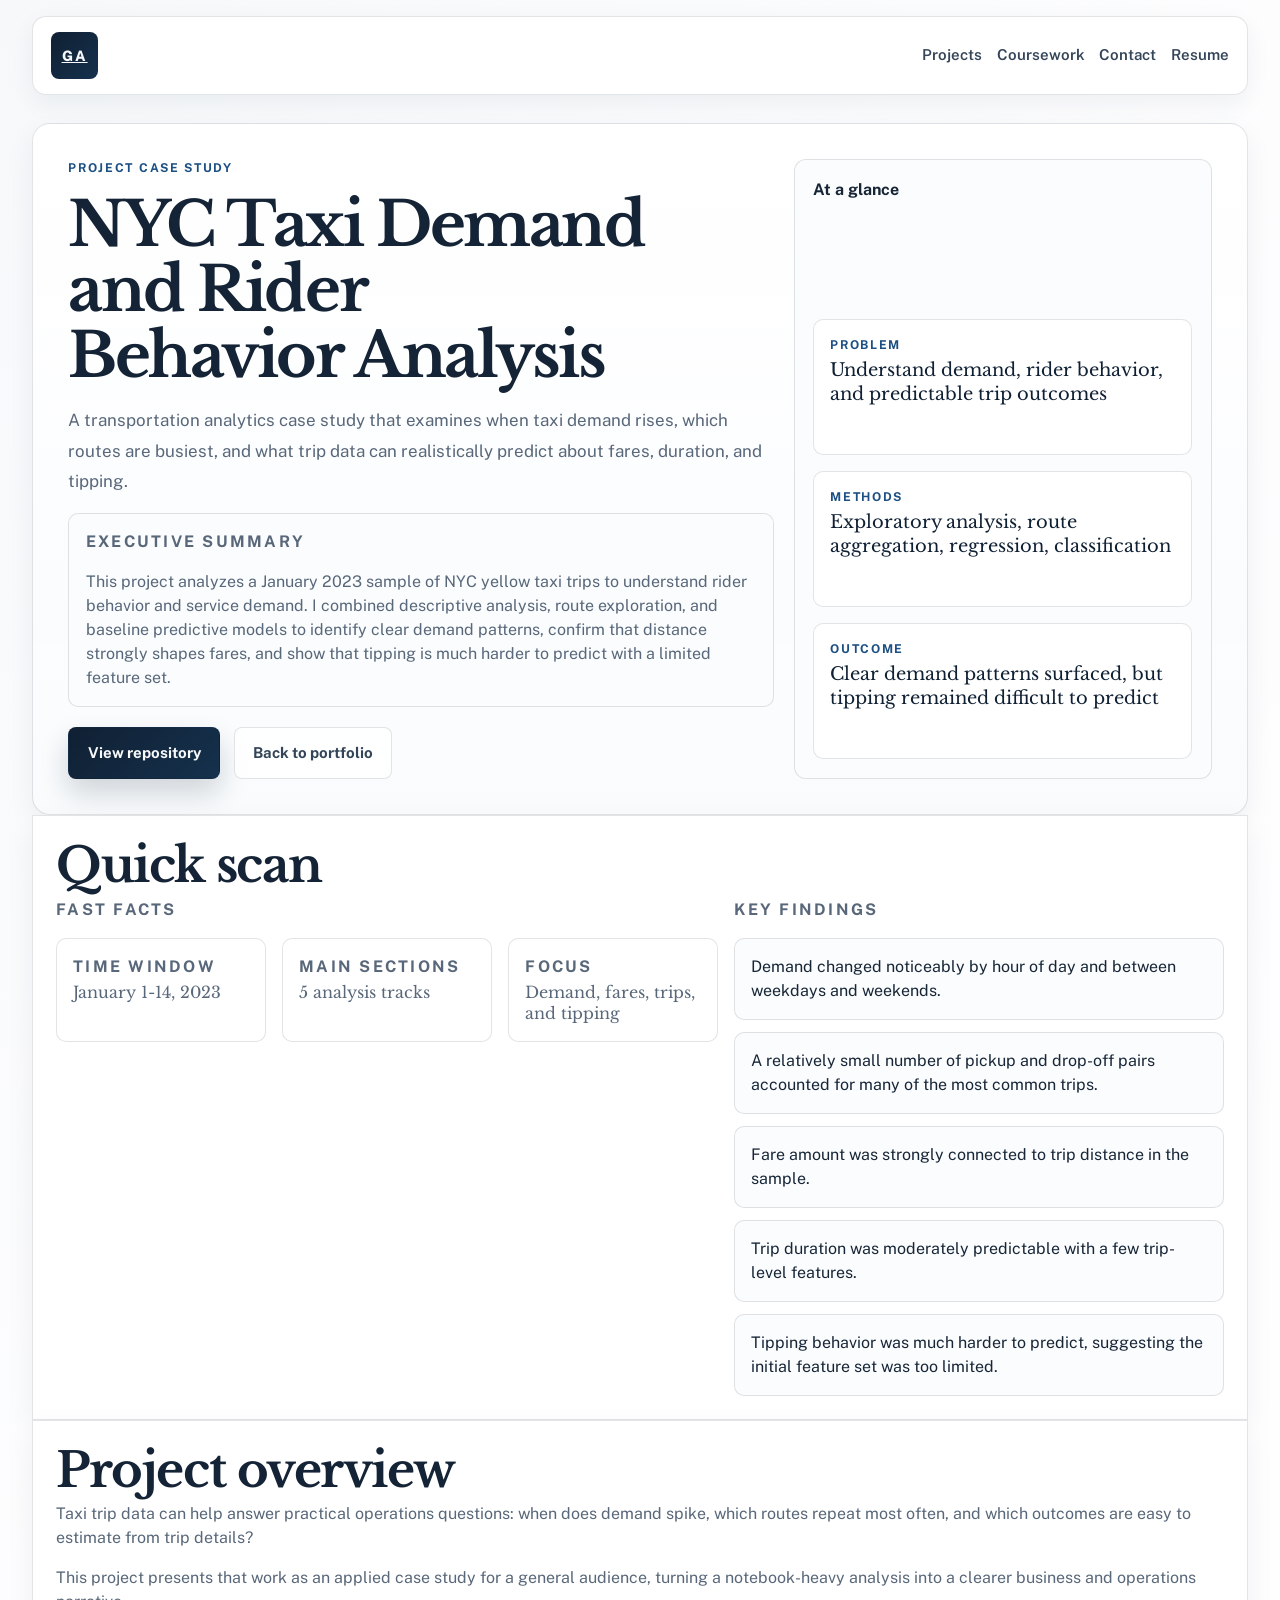
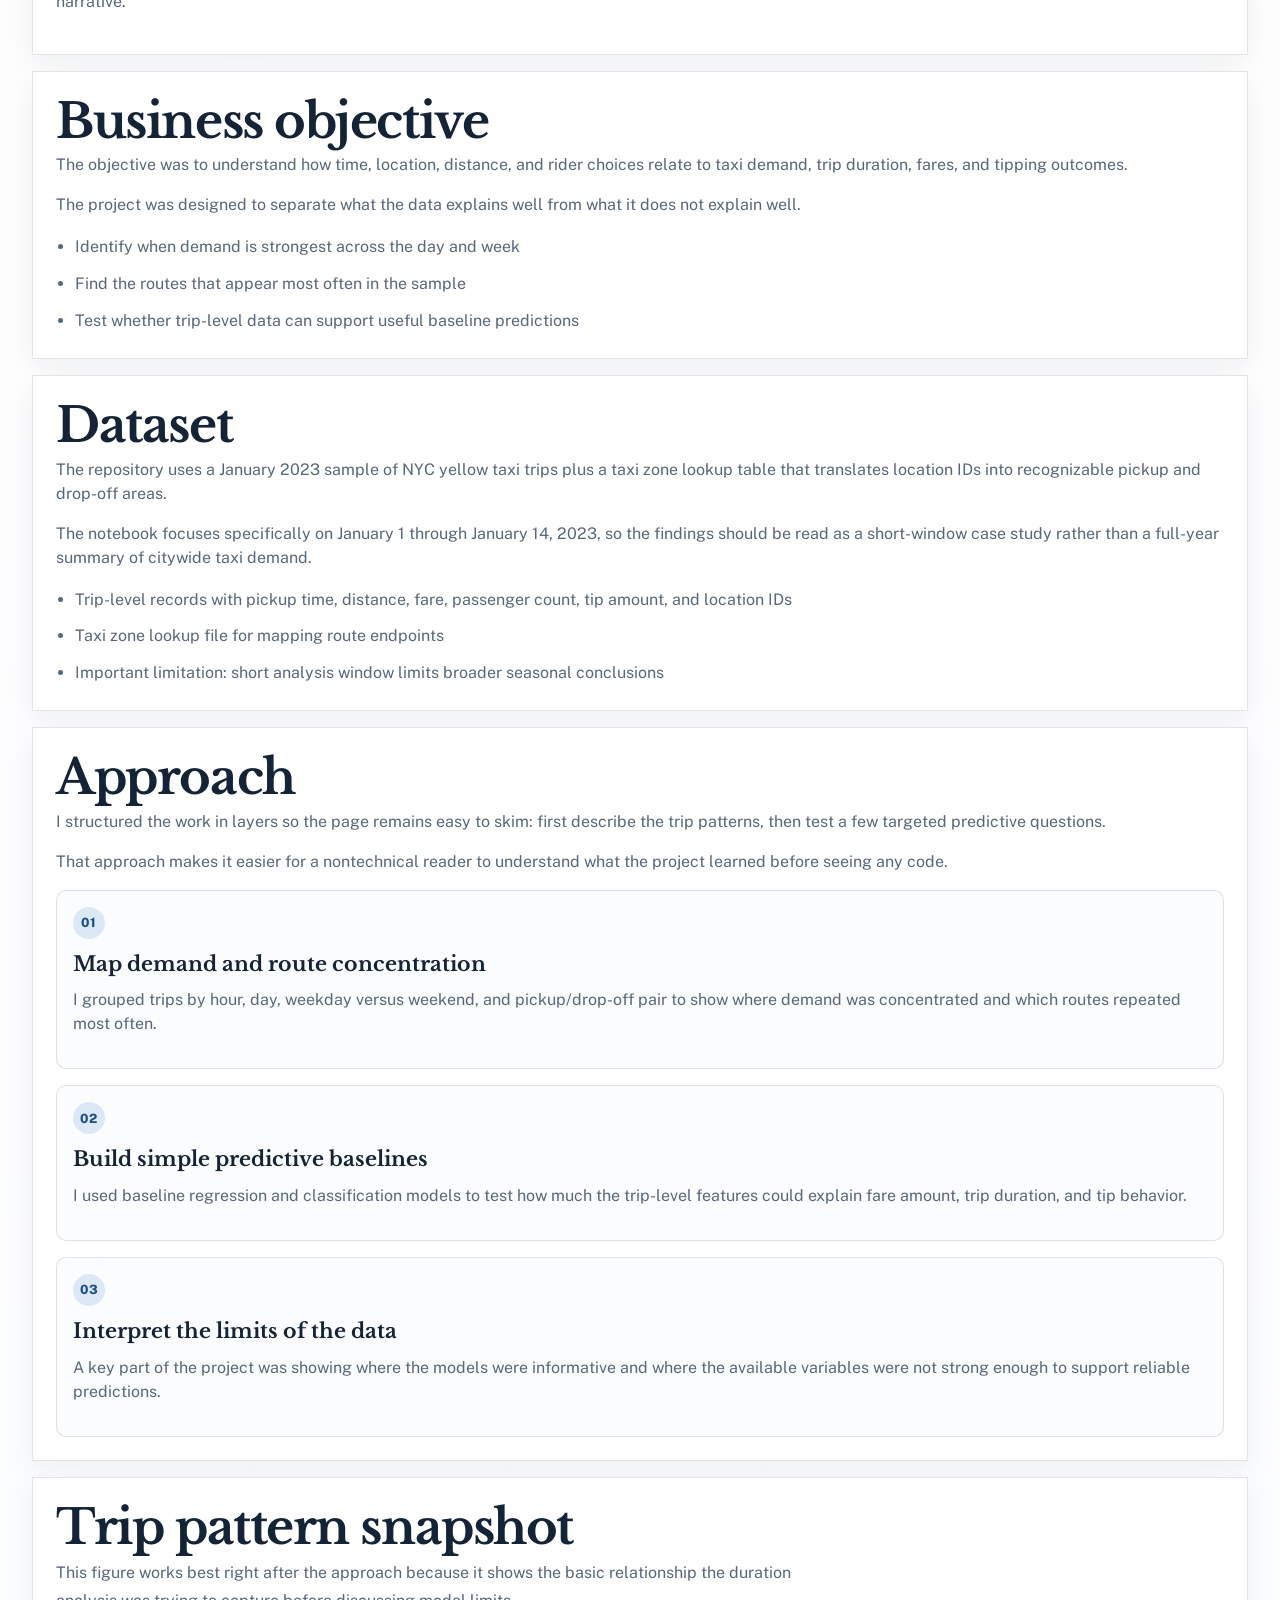
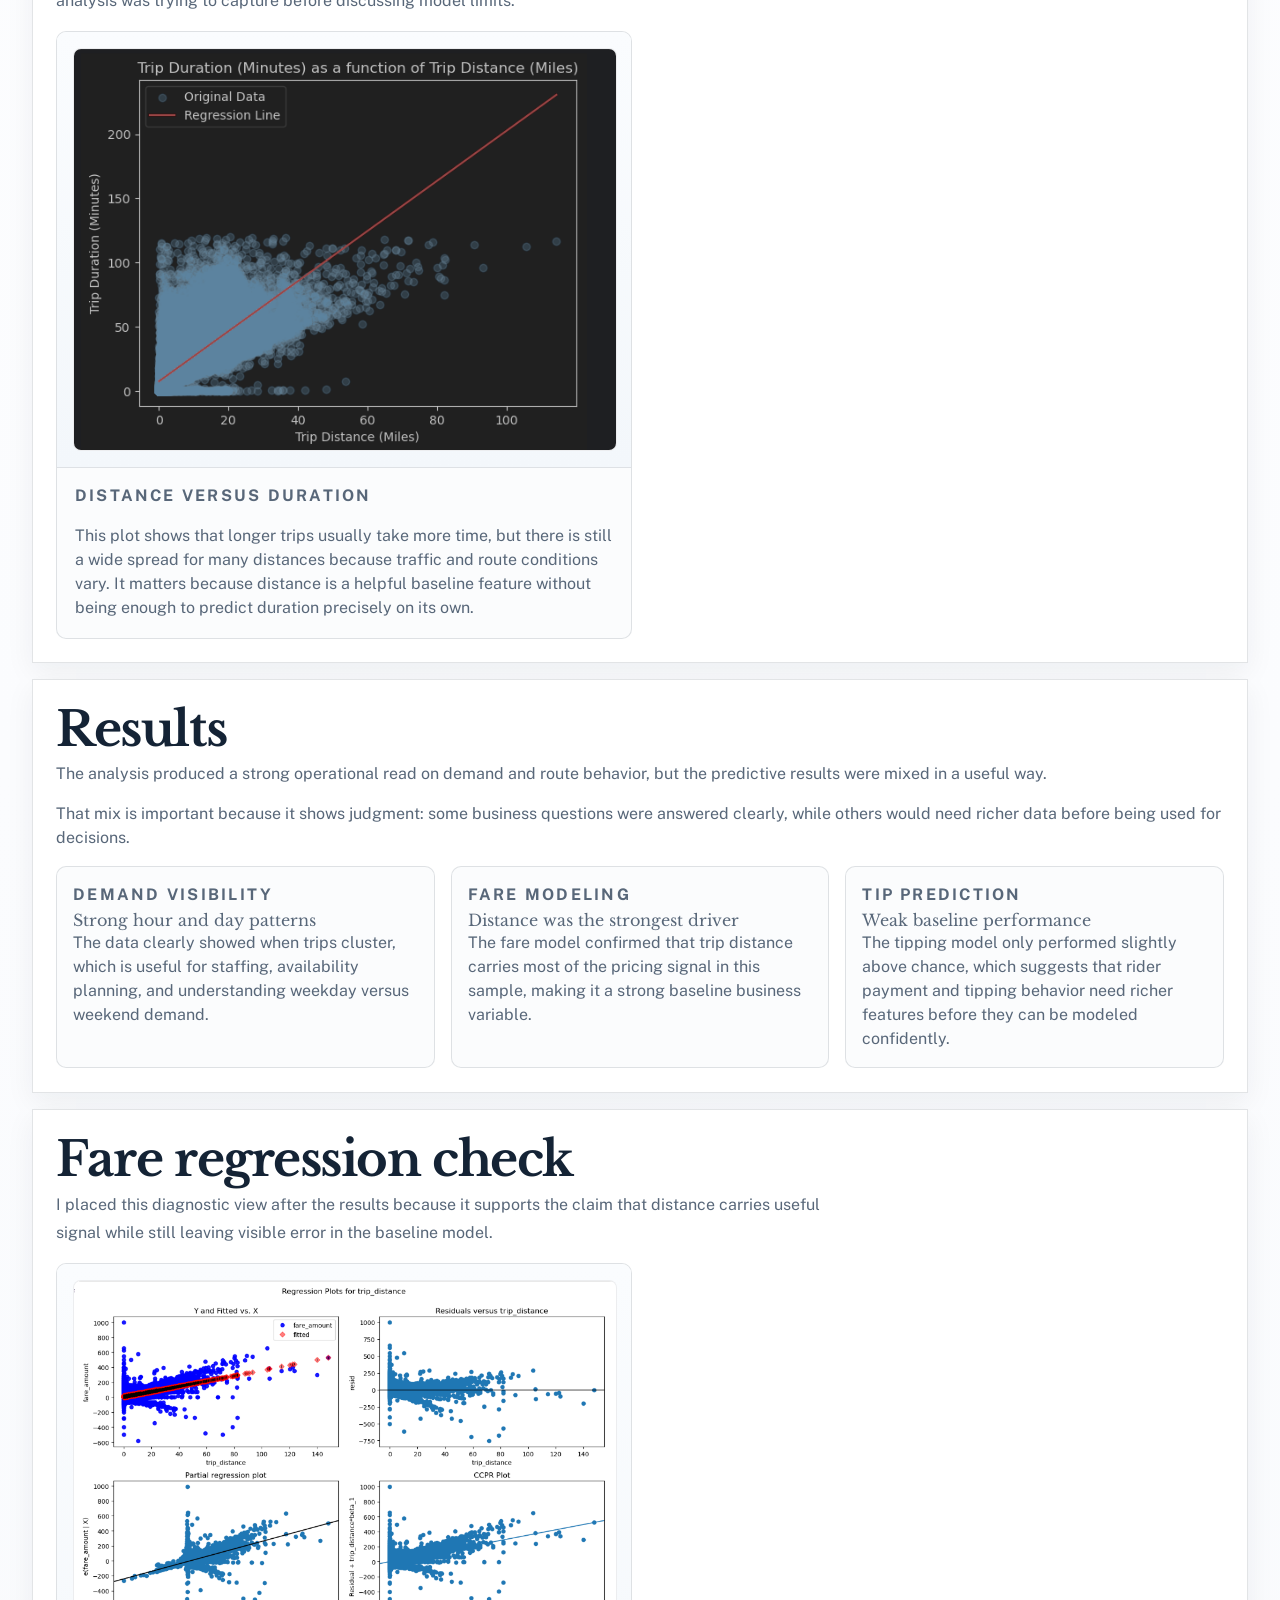
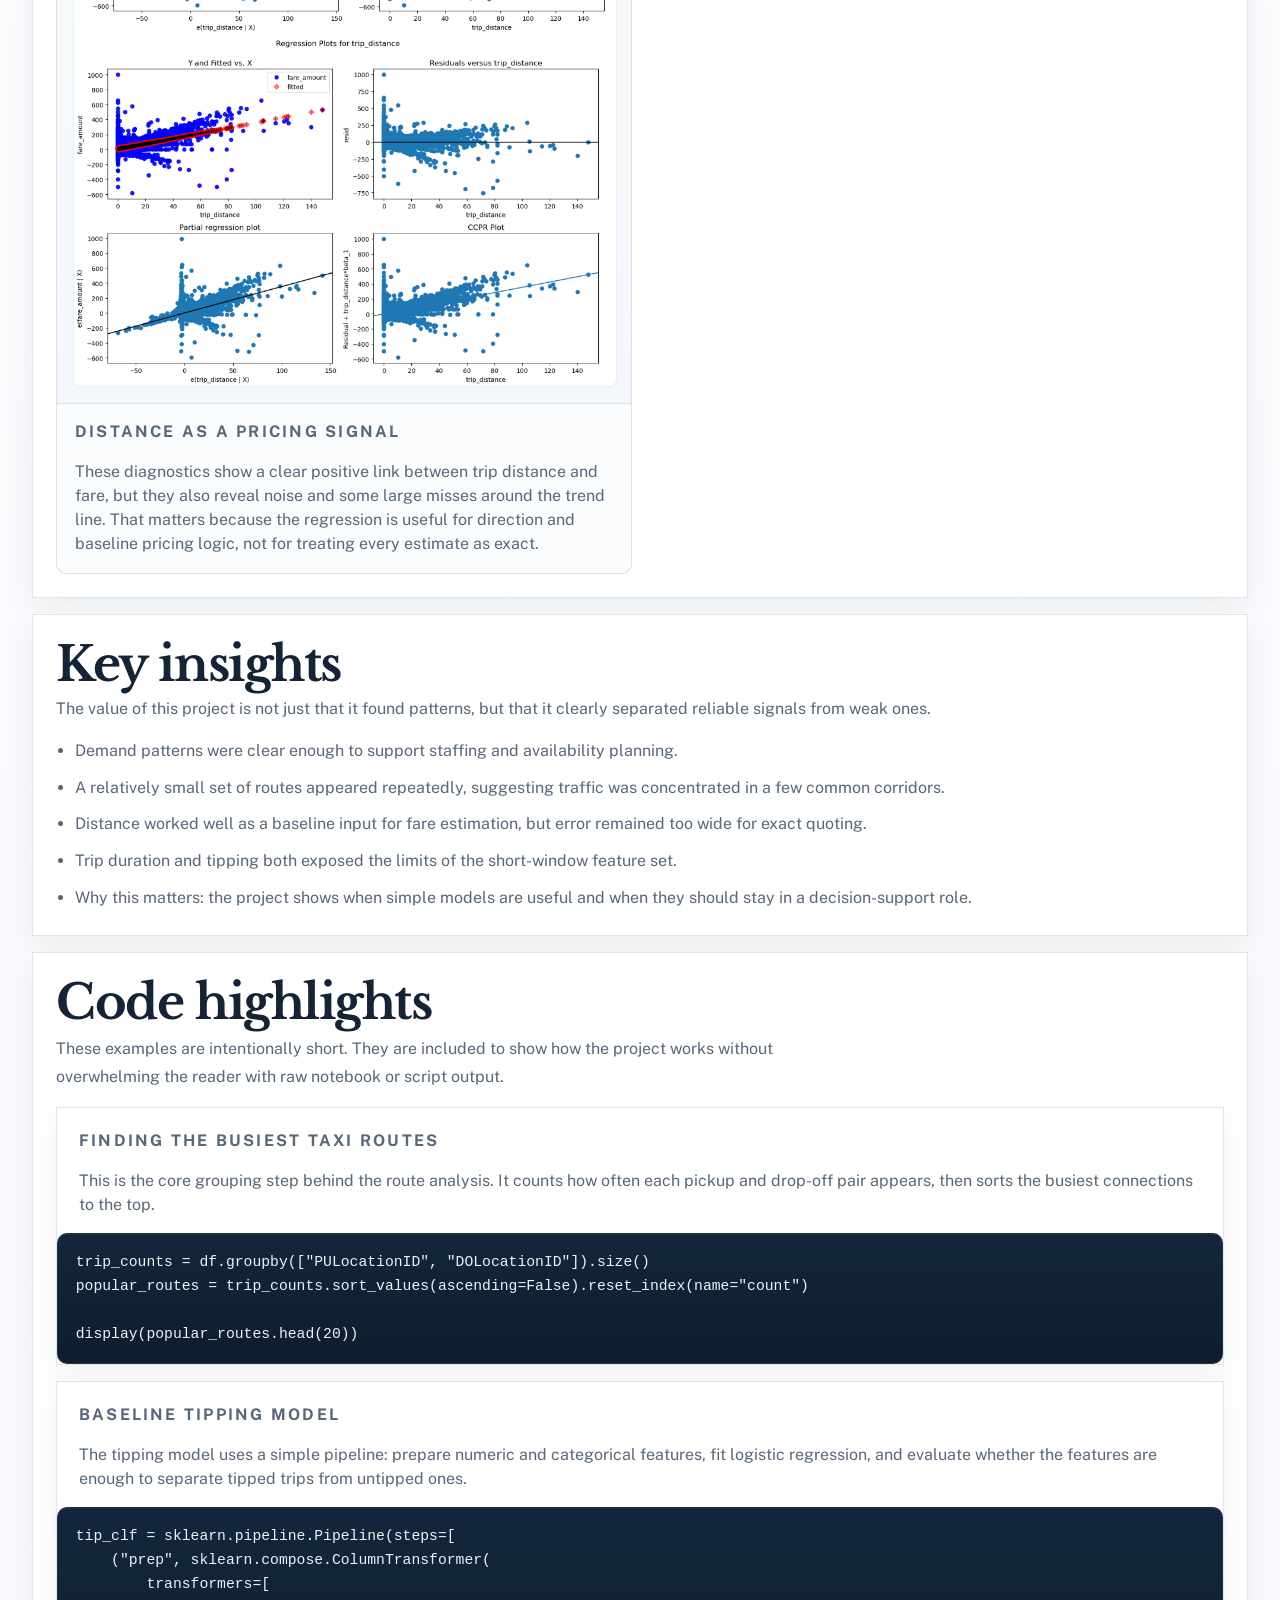
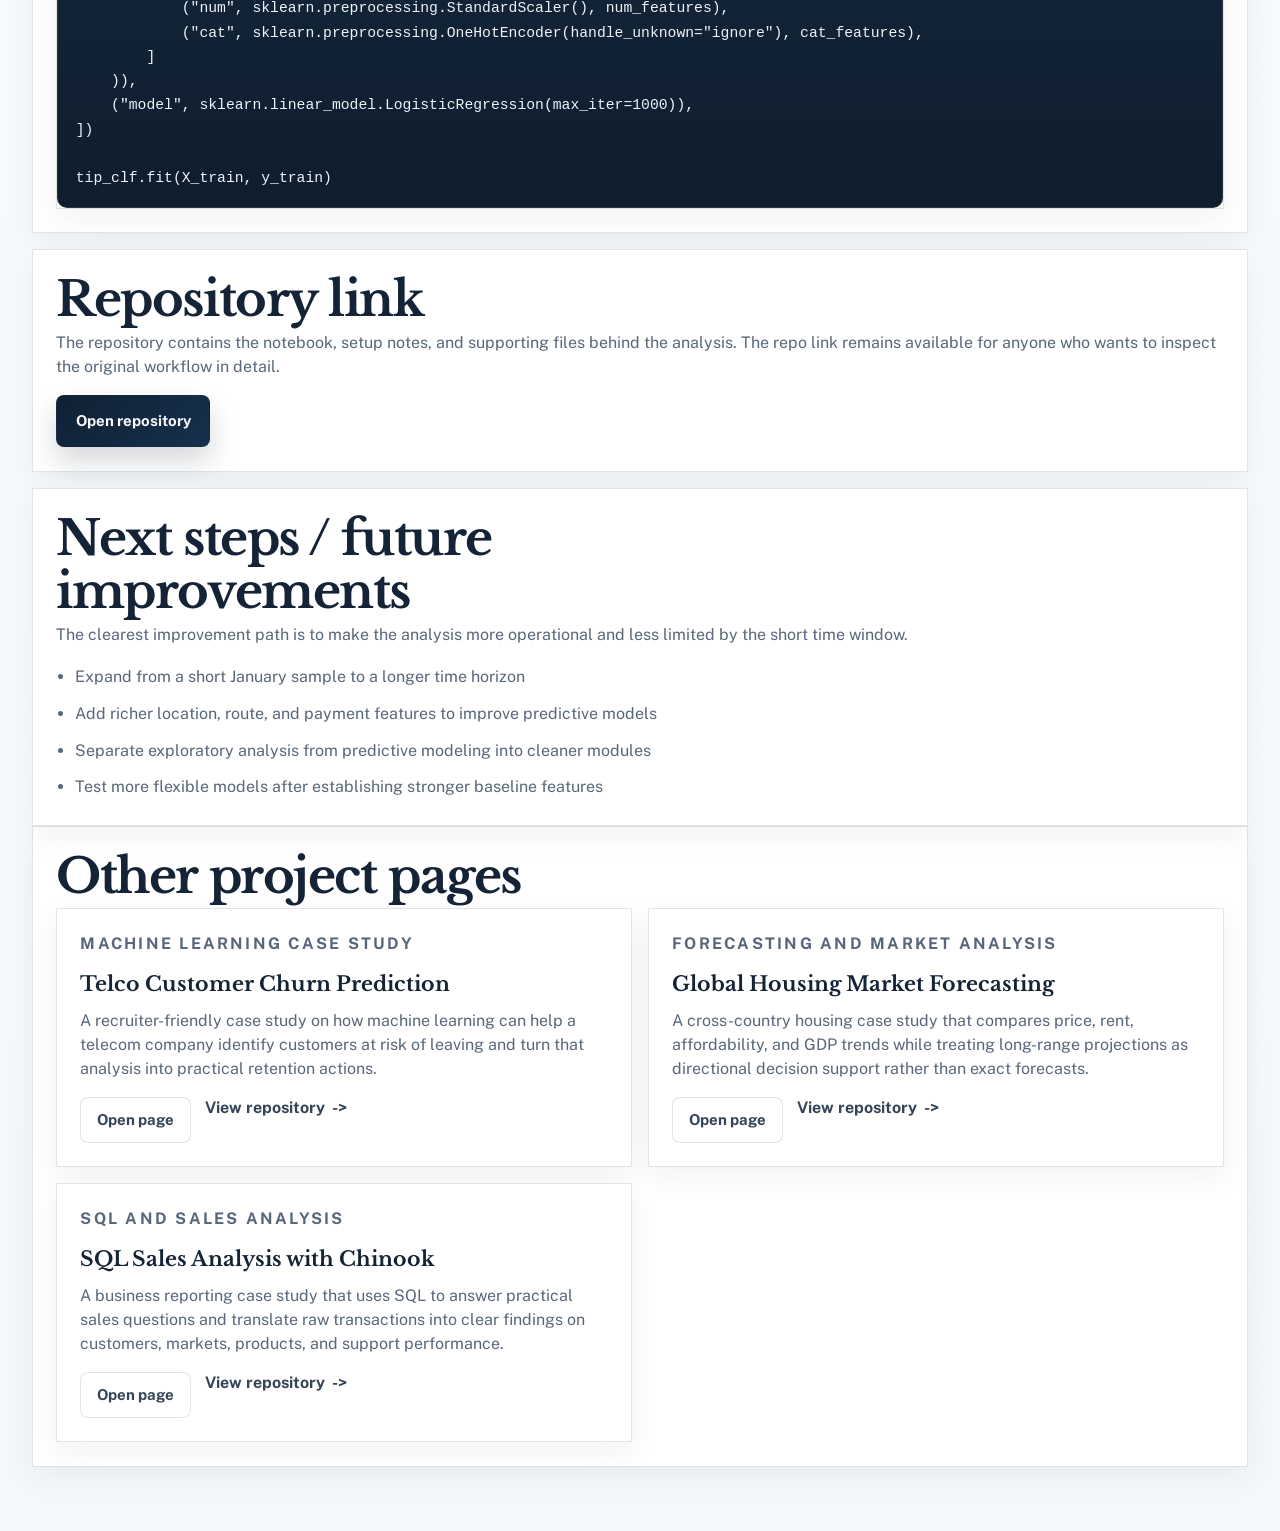
<file: projects/nyc-taxi-demand.html>
<!doctype html>
<html class="no-js" lang="en">
<head>
  <meta charset="utf-8">
  <meta name="viewport" content="width=device-width, initial-scale=1, viewport-fit=cover">
  <title>NYC Taxi Demand and Rider Behavior Analysis | Gunnar Austin</title>
  <link rel="stylesheet" href="../css/style.css">
  <script defer src="../js/project-data.js"></script>
  <script defer src="../js/project-page.js"></script>
  <link rel="icon" type="image/png" href="https://portfolio.gunnar-austin.workers.dev/assets/favicon.png">
  <meta
    name="description"
    content="Transportation analytics case study on demand patterns, route concentration, fare modeling, and model limits."
  >
</head>
<body data-project-slug="nyc-taxi-demand">
  <div class="page-shell">
    <header class="site-header">
      <a class="wordmark" href="../index.html#top">GA</a>
      <nav class="site-nav" aria-label="Primary">
        <a href="../index.html#projects">Projects</a>
        <a href="../index.html#coursework">Coursework</a>
        <a href="../index.html#contact">Contact</a>
        <a href="../assets/Gunnar_Austin_Resume.pdf" target="_blank" rel="noreferrer">Resume</a>
      </nav>
    </header>

    <main id="top" class="project-page">
      <div id="project-page">
        <section class="detail-hero detail-hero-polished">
          <div class="detail-hero-copy">
            <p class="eyebrow">Project Case Study</p>
            <h1>NYC Taxi Demand and Rider Behavior Analysis</h1>
            <p class="detail-deck">Transportation analytics case study on demand patterns, route concentration, fares, and model limits.</p>
            <div class="hero-actions">
              <a class="button button-primary" href="https://github.com/austi20/NYC-Taxi-Demand-and-Rider-Behavior-Analysis" target="_blank" rel="noreferrer">View repository</a>
              <a class="button button-secondary" href="../index.html#projects">Back to portfolio</a>
            </div>
          </div>
        </section>
      </div>
    </main>
  </div>
</body>
</html>
</file>
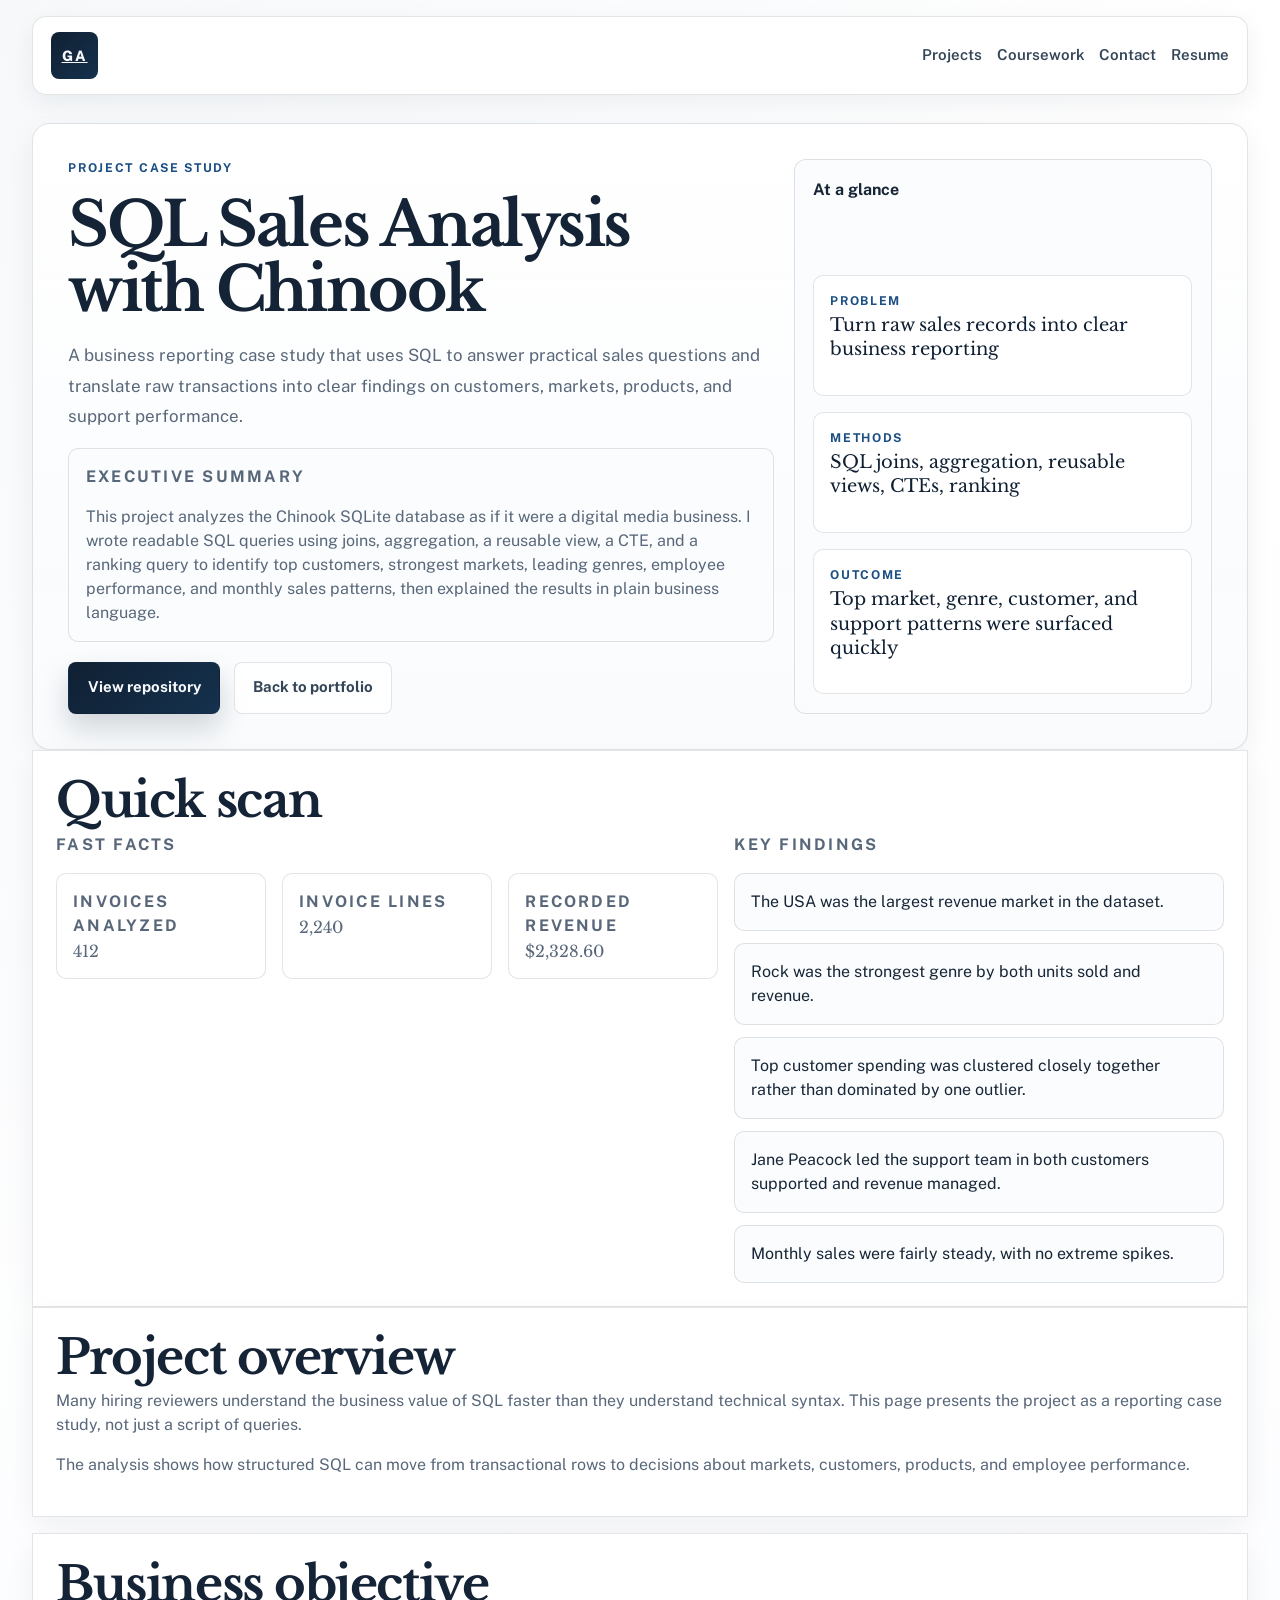
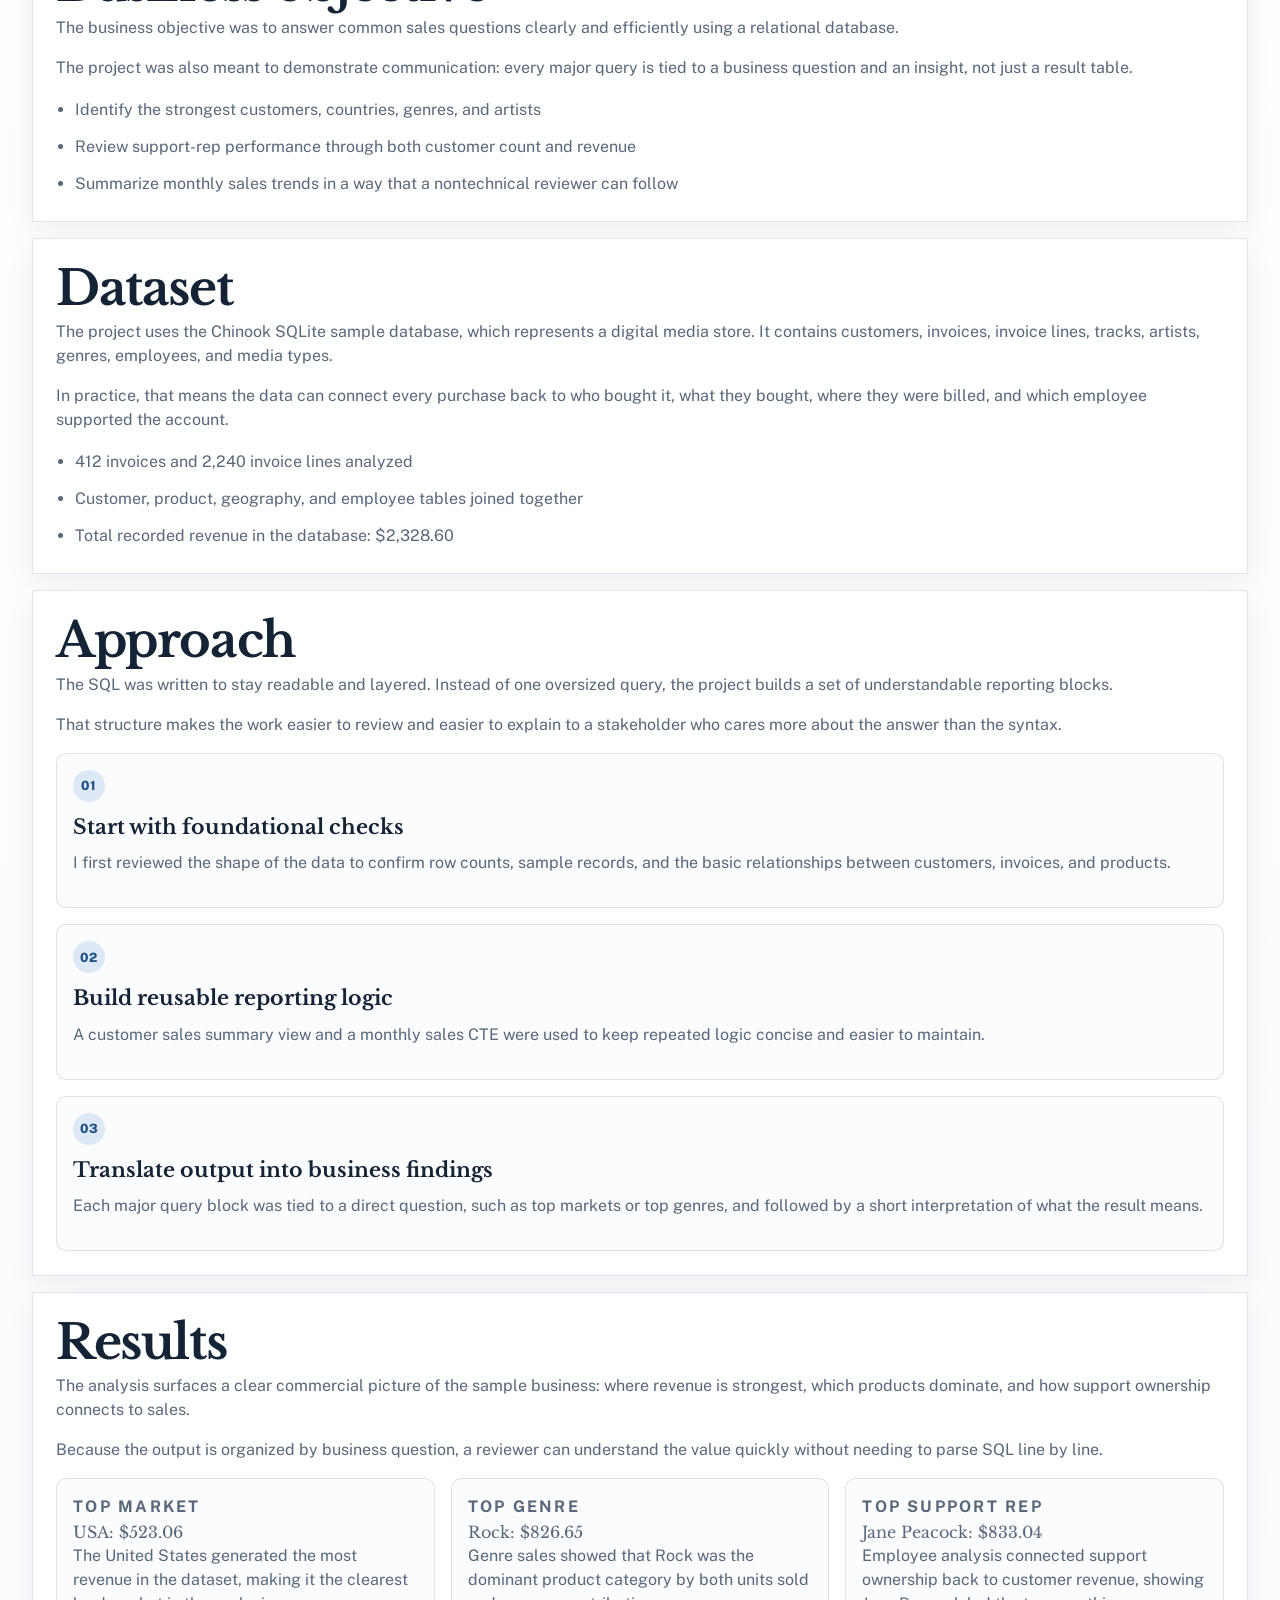
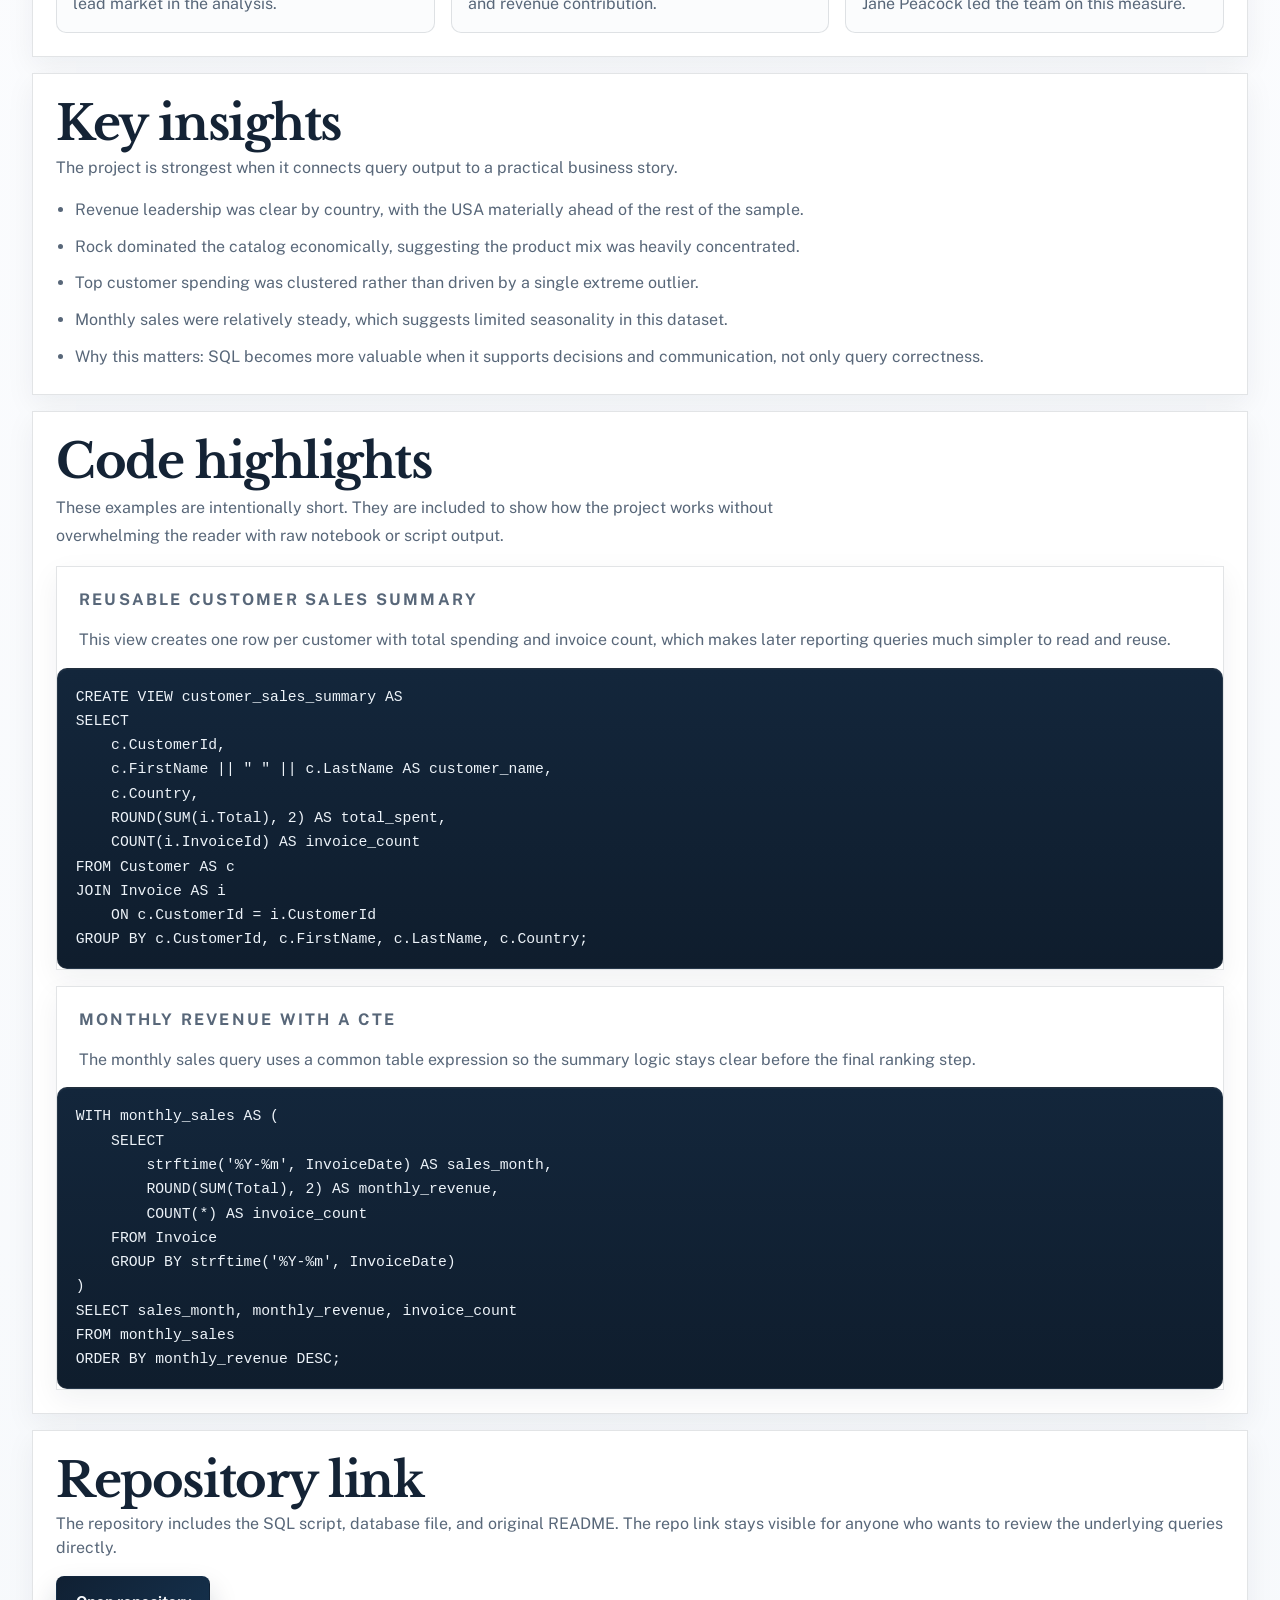
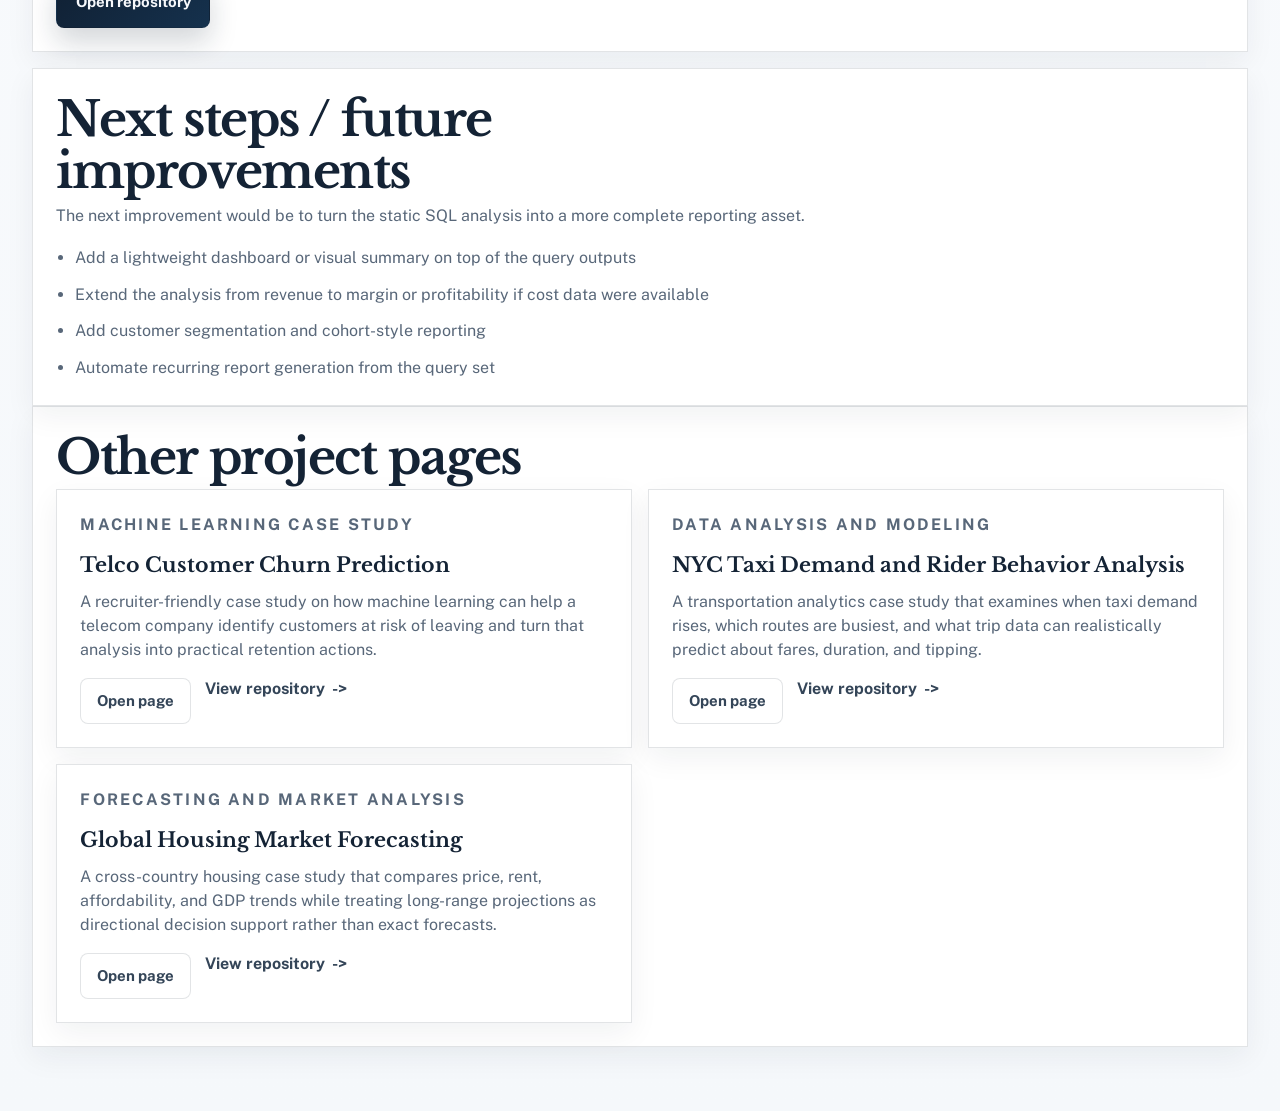
<file: projects/sql-sales-analysis.html>
<!doctype html>
<html class="no-js" lang="en">
<head>
  <meta charset="utf-8">
  <meta name="viewport" content="width=device-width, initial-scale=1, viewport-fit=cover">
  <title>SQL Sales Analysis with Chinook | Gunnar Austin</title>
  <link rel="stylesheet" href="../css/style.css">
  <script defer src="../js/project-data.js"></script>
  <script defer src="../js/project-page.js"></script>
  <link rel="icon" type="image/png" href="https://portfolio.gunnar-austin.workers.dev/assets/favicon.png">
  <meta
    name="description"
    content="Business reporting case study that uses SQL to turn transactional sales data into customer, market, and product insight."
  >
</head>
<body data-project-slug="sql-sales-analysis">
  <div class="page-shell">
    <header class="site-header">
      <a class="wordmark" href="../index.html#top">GA</a>
      <nav class="site-nav" aria-label="Primary">
        <a href="../index.html#projects">Projects</a>
        <a href="../index.html#coursework">Coursework</a>
        <a href="../index.html#contact">Contact</a>
        <a href="../assets/Gunnar_Austin_Resume.pdf" target="_blank" rel="noreferrer">Resume</a>
      </nav>
    </header>

    <main id="top" class="project-page">
      <div id="project-page">
        <section class="detail-hero detail-hero-polished">
          <div class="detail-hero-copy">
            <p class="eyebrow">Project Case Study</p>
            <h1>SQL Sales Analysis with Chinook</h1>
            <p class="detail-deck">Business reporting case study that uses SQL to turn transactional sales data into customer, market, and product insight.</p>
            <div class="hero-actions">
              <a class="button button-primary" href="https://github.com/austi20/sql-sales-analysis-with-chinook" target="_blank" rel="noreferrer">View repository</a>
              <a class="button button-secondary" href="../index.html#projects">Back to portfolio</a>
            </div>
          </div>
        </section>
      </div>
    </main>
  </div>
</body>
</html>
</file>
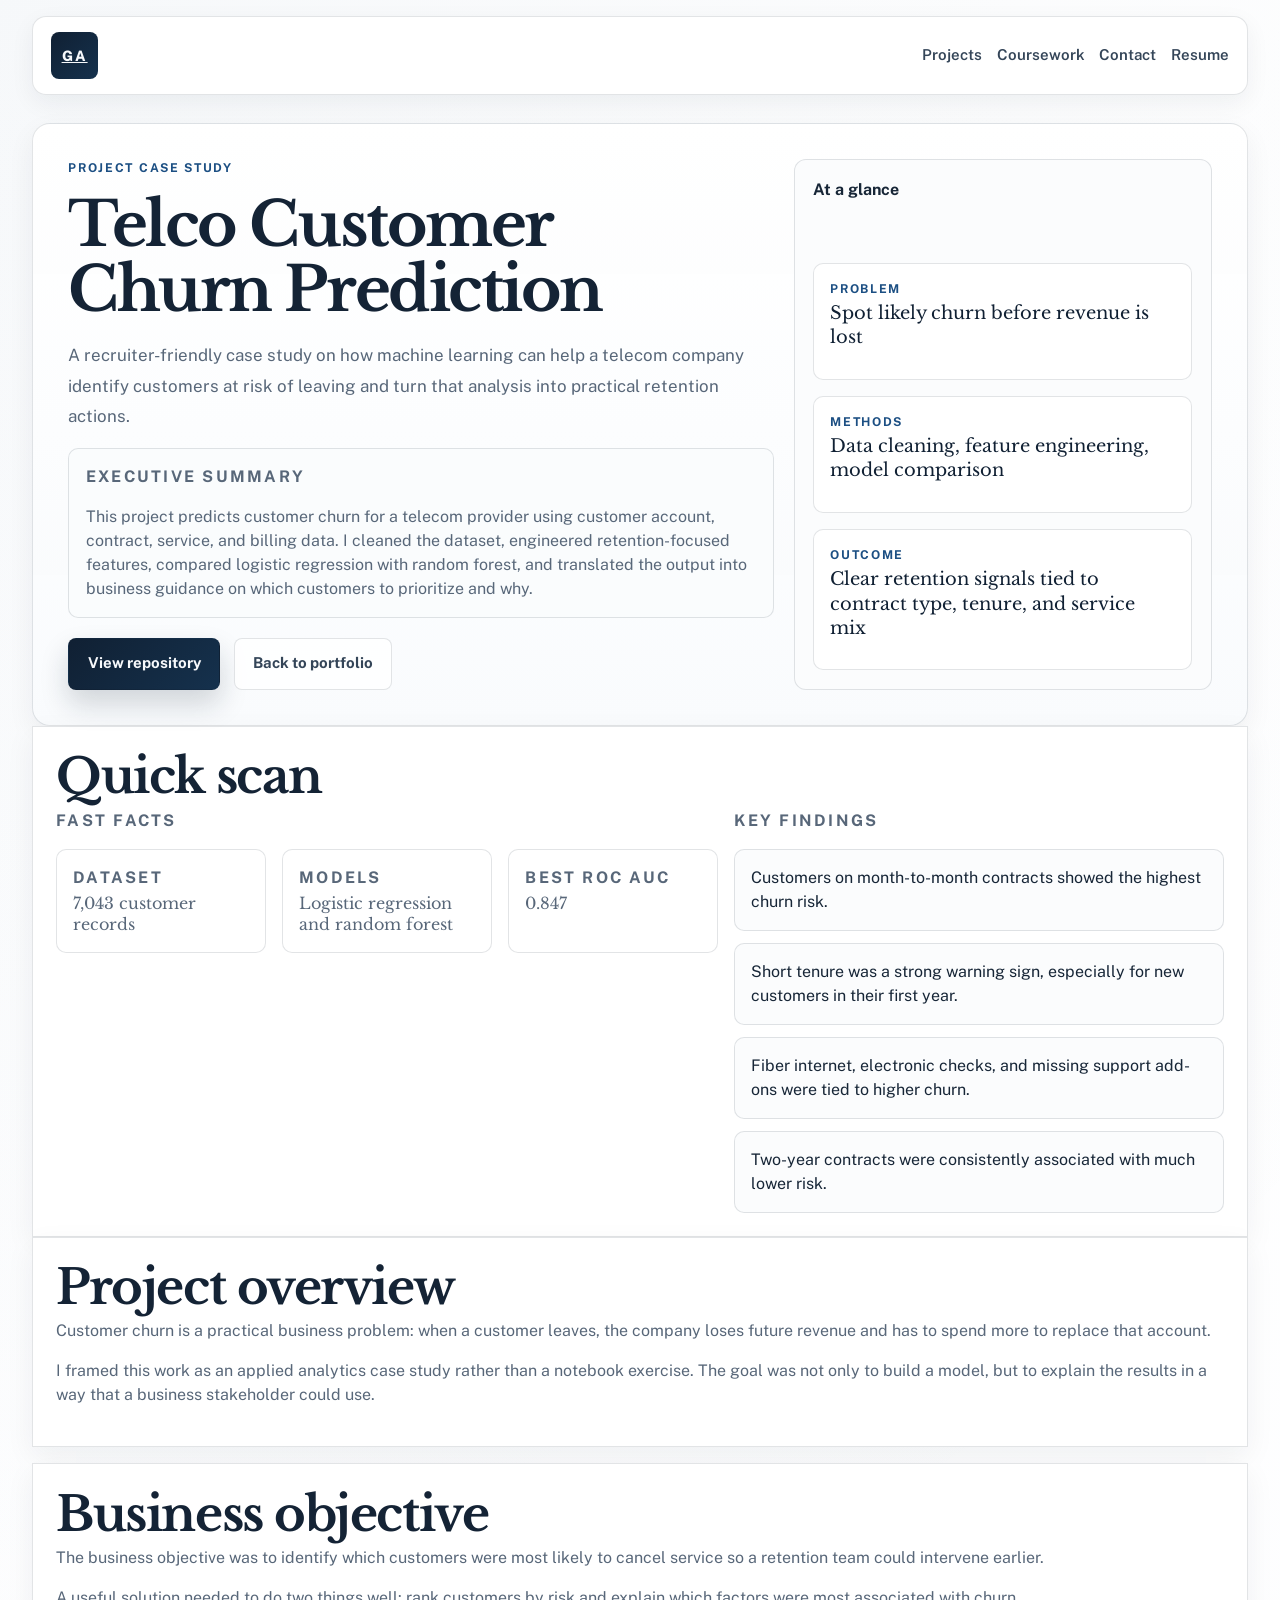
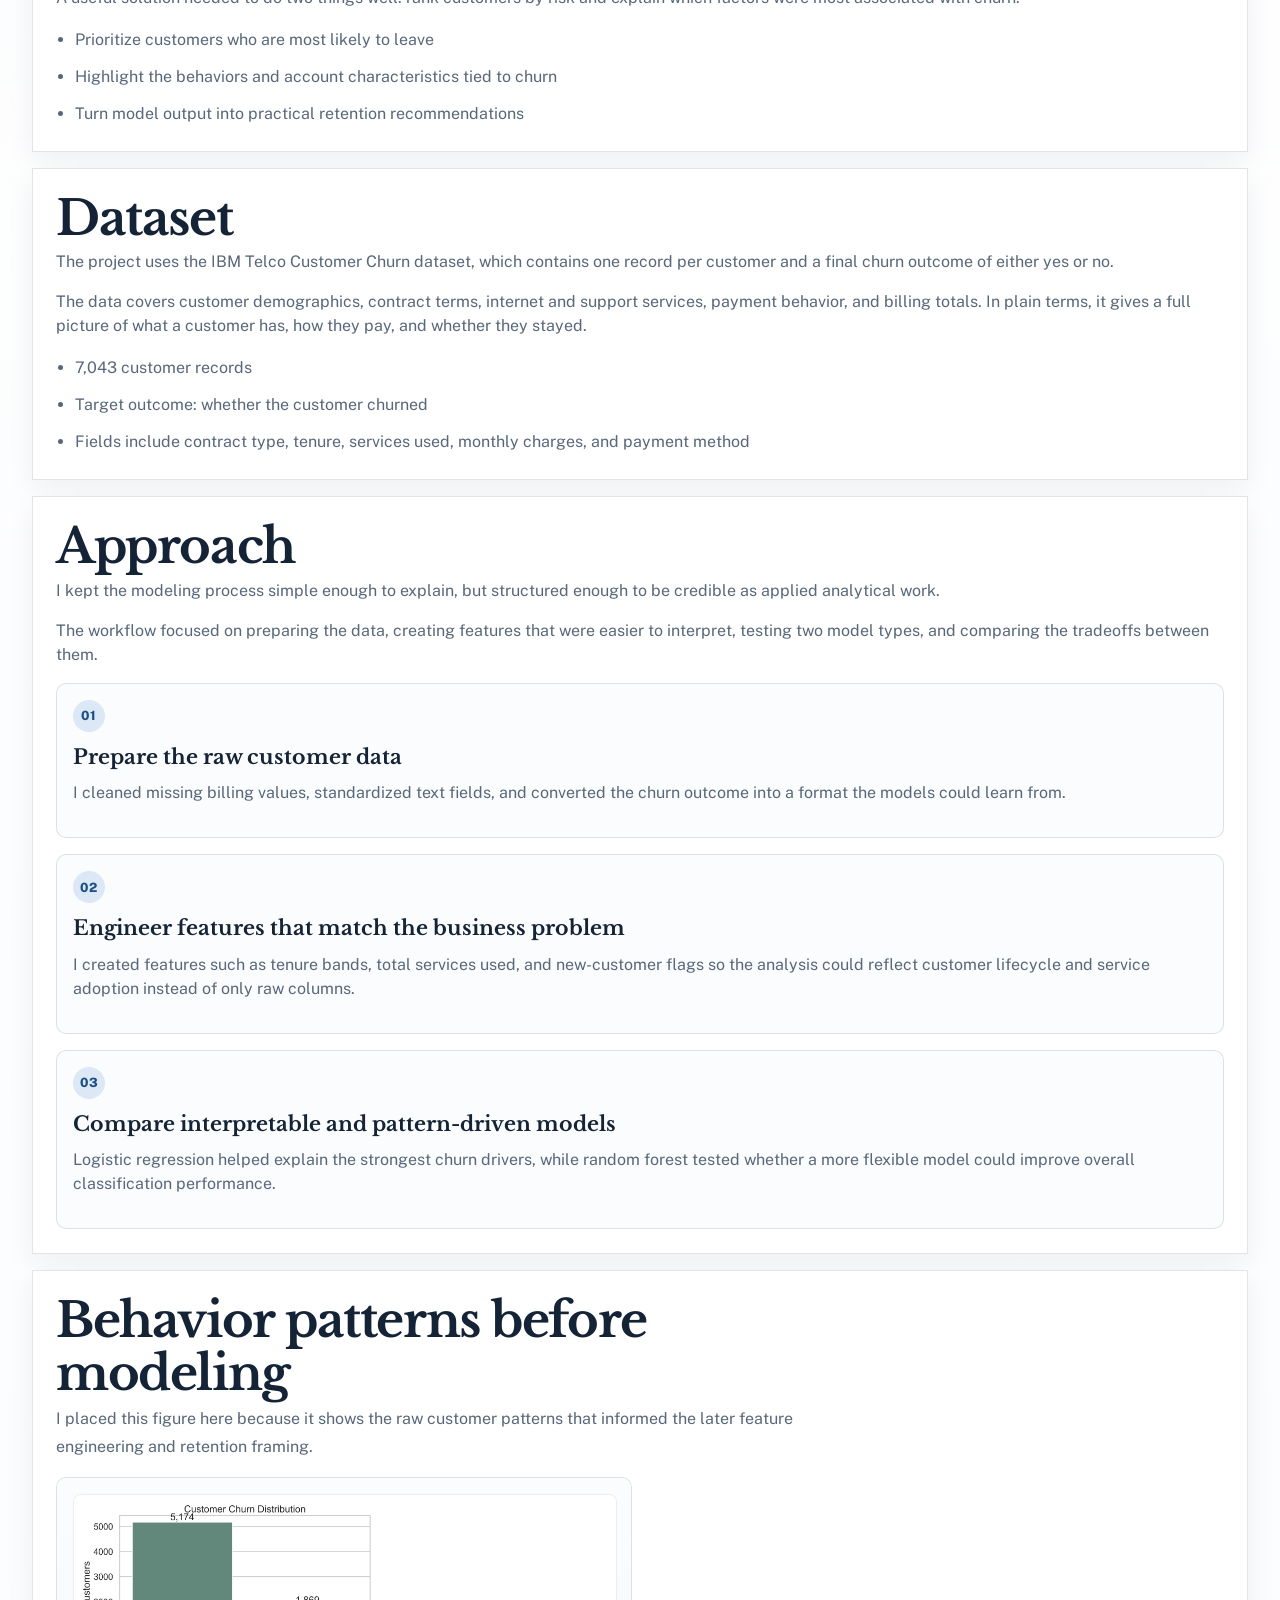
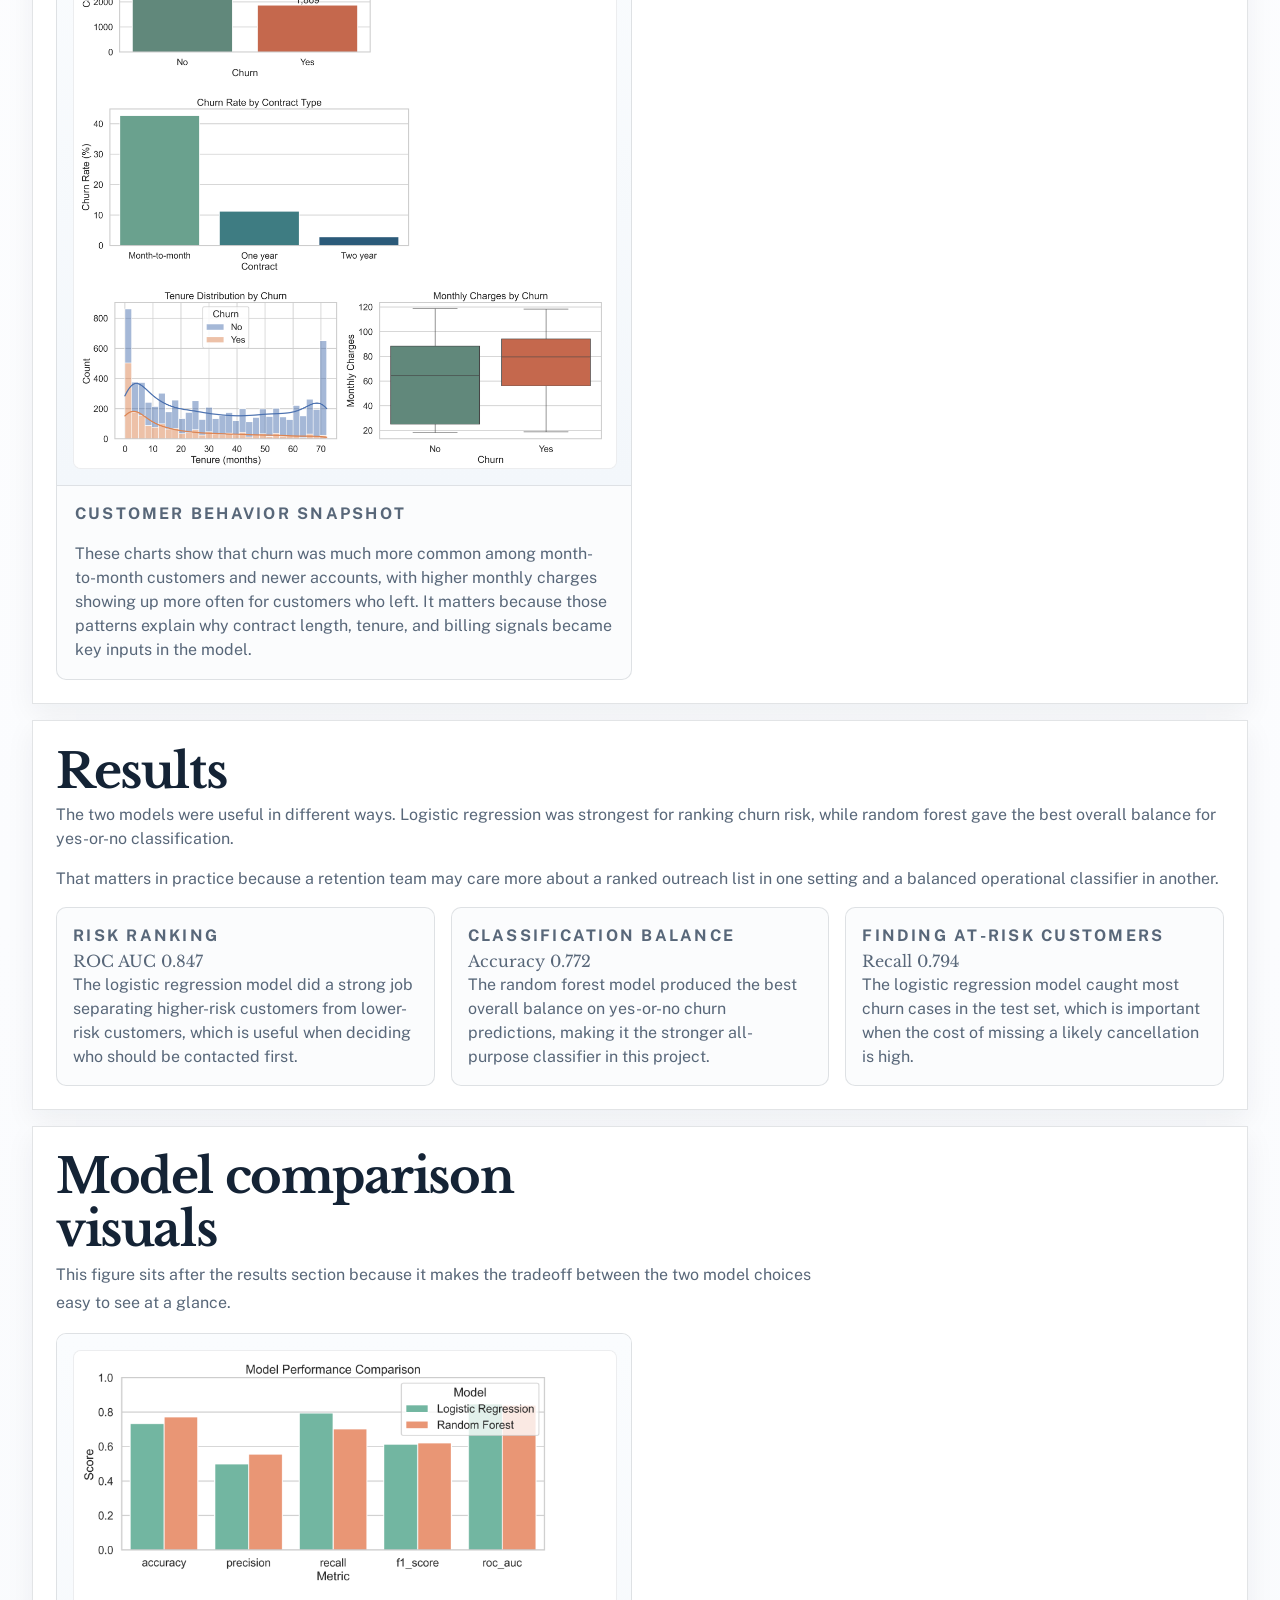
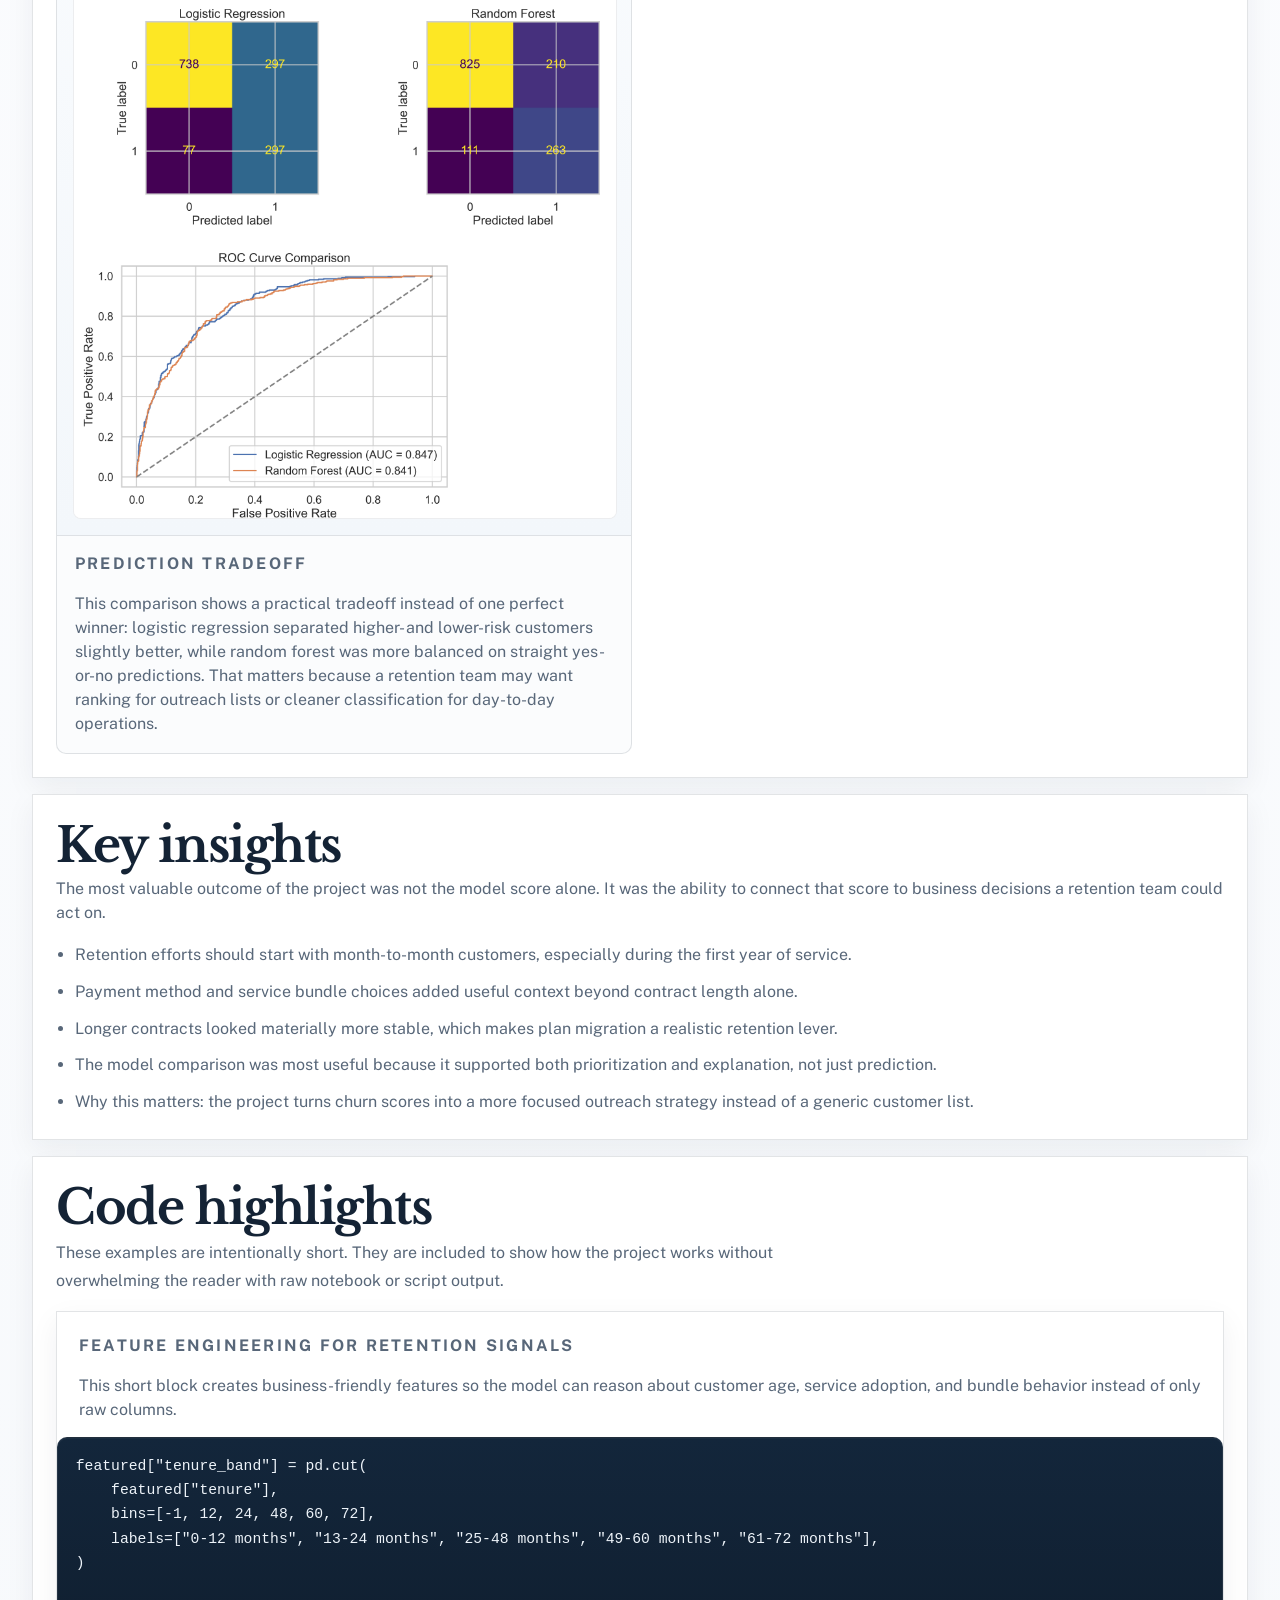
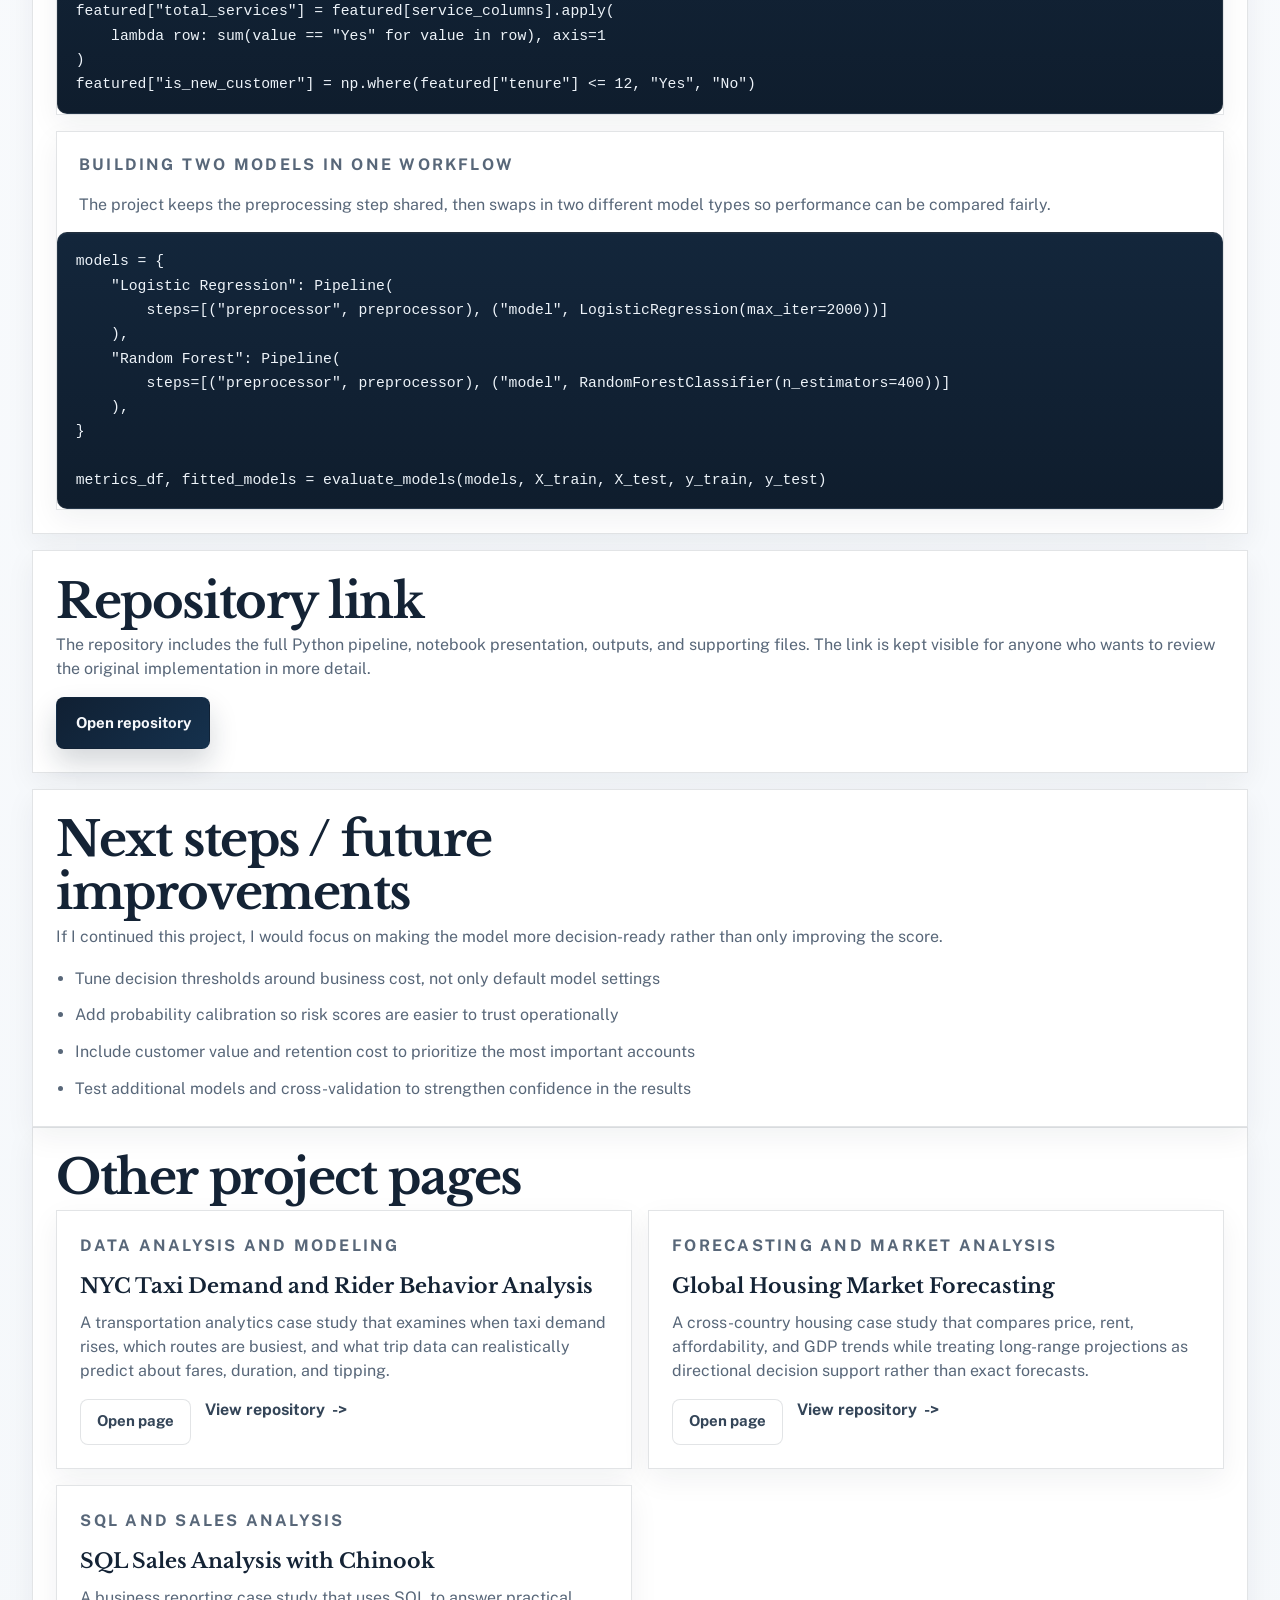
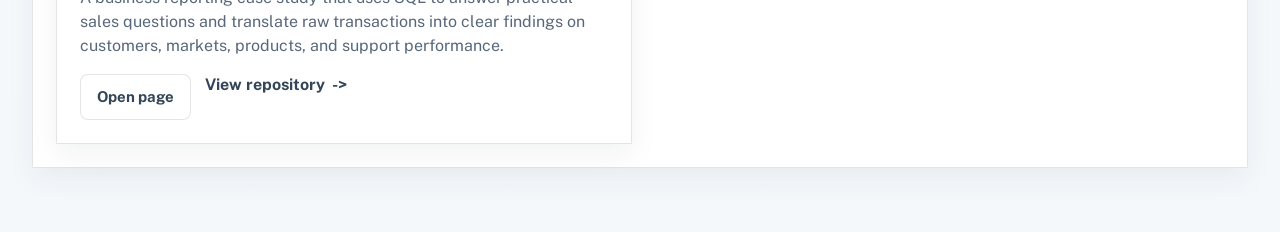
<file: projects/telco-customer-churn.html>
<!doctype html>
<html class="no-js" lang="en">
<head>
  <meta charset="utf-8">
  <meta name="viewport" content="width=device-width, initial-scale=1, viewport-fit=cover">
  <title>Telco Customer Churn Prediction | Gunnar Austin</title>
  <link rel="stylesheet" href="../css/style.css">
  <script defer src="../js/project-data.js"></script>
  <script defer src="../js/project-page.js"></script>
  <link rel="icon" type="image/png" href="https://portfolio.gunnar-austin.workers.dev/assets/favicon.png">
  <meta
    name="description"
    content="Recruiter friendly case study on customer churn prediction, retention focused feature engineering, and model comparison."
  >
</head>
<body data-project-slug="telco-customer-churn">
  <div class="page-shell">
    <header class="site-header">
      <a class="wordmark" href="../index.html#top">GA</a>
      <nav class="site-nav" aria-label="Primary">
        <a href="../index.html#projects">Projects</a>
        <a href="../index.html#coursework">Coursework</a>
        <a href="../index.html#contact">Contact</a>
        <a href="../assets/Gunnar_Austin_Resume.pdf" target="_blank" rel="noreferrer">Resume</a>
      </nav>
    </header>

    <main id="top" class="project-page">
      <div id="project-page">
        <section class="detail-hero detail-hero-polished">
          <div class="detail-hero-copy">
            <p class="eyebrow">Project Case Study</p>
            <h1>Telco Customer Churn Prediction</h1>
            <p class="detail-deck">Churn modeling case study that connects customer risk scores to retention actions and business impact.</p>
            <div class="hero-actions">
              <a class="button button-primary" href="https://github.com/austi20/Telco-Customer-Churn-Model" target="_blank" rel="noreferrer">View repository</a>
              <a class="button button-secondary" href="../index.html#projects">Back to portfolio</a>
            </div>
          </div>
        </section>
      </div>
    </main>
  </div>
</body>
</html>
</file>
<file: css/style.css>
@import url("https://fonts.googleapis.com/css2?family=Libre+Baskerville:wght@400;700&family=Public+Sans:wght@400;500;600;700;800&display=swap");

/*! HTML5 Boilerplate v9.0.1 | MIT License | https://html5boilerplate.com/ */

:root {
  --bg-page: #ffffff;
  --bg-soft: #f8fafc;
  --bg-card: rgba(255, 255, 255, 0.98);
  --bg-card-strong: #ffffff;
  --bg-ink: #102033;
  --bg-ink-soft: #15314d;
  --border: rgba(16, 32, 51, 0.12);
  --border-strong: rgba(16, 32, 51, 0.18);
  --text: #172637;
  --muted: #586779;
  --muted-strong: #344558;
  --accent: #1c4f83;
  --accent-soft: #dce8f5;
  --accent-muted: #6f88a2;
  --shadow-soft: 0 10px 28px rgba(16, 32, 51, 0.06);
  --shadow-card: 0 16px 36px rgba(16, 32, 51, 0.08);
  --radius-xl: 18px;
  --radius-lg: 14px;
  --radius-md: 10px;
  --radius-sm: 8px;
  --page-gutter: clamp(1rem, 2.5vw, 2rem);
}

html {
  color: var(--text);
  font-size: 16px;
  line-height: 1.5;
  scroll-behavior: smooth;
  -webkit-text-size-adjust: 100%;
  text-size-adjust: 100%;
}

body {
  margin: 0;
  min-width: 320px;
  min-height: 100dvh;
  font-family: "Public Sans", "Segoe UI", sans-serif;
  color: var(--text);
  overflow-x: hidden;
  background-color: var(--bg-page);
  background:
    radial-gradient(circle at top left, rgba(28, 79, 131, 0.04), transparent 22%),
    linear-gradient(180deg, #ffffff 0%, #fbfcfe 50%, #f5f8fb 100%);
}

a {
  color: inherit;
}

img,
svg,
video {
  display: block;
  max-width: 100%;
}

code {
  padding: 0.15rem 0.42rem;
  border-radius: 999px;
  background: rgba(16, 32, 51, 0.08);
  color: var(--bg-ink);
  font-size: 0.9rem;
}

pre {
  margin: 0;
  padding: 1rem 1.1rem;
  overflow-x: auto;
  border: 1px solid rgba(255, 255, 255, 0.08);
  border-radius: var(--radius-md);
  background: linear-gradient(180deg, #13263b, #0f1d2d);
  box-shadow: inset 0 1px 0 rgba(255, 255, 255, 0.03);
}

pre code {
  display: block;
  padding: 0;
  border-radius: 0;
  background: transparent;
  color: #edf3f9;
  font-family: "Consolas", "Courier New", monospace;
  font-size: 0.92rem;
  line-height: 1.65;
}

.page-shell {
  width: min(1360px, 100%);
  margin: 0 auto;
  box-sizing: border-box;
  padding:
    max(1rem, env(safe-area-inset-top))
    calc(var(--page-gutter) + env(safe-area-inset-right))
    max(4rem, calc(env(safe-area-inset-bottom) + 2rem))
    calc(var(--page-gutter) + env(safe-area-inset-left));
}

.site-header {
  position: sticky;
  top: max(0.75rem, env(safe-area-inset-top));
  z-index: 20;
  display: flex;
  align-items: center;
  justify-content: space-between;
  gap: 1rem;
  padding: 0.95rem 1.15rem;
  border: 1px solid var(--border);
  border-radius: var(--radius-lg);
  background: rgba(255, 255, 255, 0.94);
  backdrop-filter: blur(16px);
  box-shadow: 0 8px 24px rgba(16, 32, 51, 0.06);
}

main {
  width: 100%;
}

.brand {
  display: inline-flex;
  align-items: center;
  gap: 0.85rem;
  text-decoration: none;
}

.wordmark {
  display: inline-flex;
  align-items: center;
  justify-content: center;
  width: 2.9rem;
  height: 2.9rem;
  border-radius: var(--radius-sm);
  background: linear-gradient(135deg, var(--bg-ink), var(--bg-ink-soft));
  color: #f6f8fb;
  font-size: 0.9rem;
  font-weight: 800;
  letter-spacing: 0.14em;
}

.brand-copy {
  display: grid;
  gap: 0.05rem;
}

.brand-copy strong,
.brand-copy small {
  line-height: 1.15;
}

.brand-copy strong {
  font-size: 0.96rem;
  font-weight: 700;
}

.brand-copy small {
  color: var(--muted);
  font-size: 0.78rem;
  letter-spacing: 0.08em;
  text-transform: uppercase;
}

.site-nav {
  display: flex;
  flex-wrap: wrap;
  gap: 0.9rem;
  align-items: center;
  min-width: 0;
}

.site-nav a {
  color: var(--muted-strong);
  text-decoration: none;
  font-size: 0.94rem;
  font-weight: 600;
  transition: color 180ms ease;
}

.site-nav a:hover,
.site-nav a:focus-visible,
.project-link:hover,
.project-link:focus-visible,
.contact-list a:hover,
.contact-list a:focus-visible {
  color: var(--accent);
}

.hero,
.signal-band,
.profile-section,
.project-section,
.about-section,
.contact-section,
.project-page {
  margin-top: 1.75rem;
  animation: fade-up 560ms ease both;
}

.signal-band {
  animation-delay: 70ms;
}

.profile-section {
  animation-delay: 120ms;
}

.project-section {
  animation-delay: 170ms;
}

.about-section {
  animation-delay: 220ms;
}

.contact-section {
  animation-delay: 270ms;
}

.hero {
  display: grid;
  grid-template-columns: minmax(0, 1.35fr) minmax(320px, 0.82fr);
  gap: 1.4rem;
  align-items: stretch;
}

.hero > *,
.project-grid > *,
.about-grid > *,
.detail-hero > *,
.visual-grid > *,
.related-grid > * {
  min-width: 0;
}

.hero-copy,
.hero-card,
.signal-band-card,
.project-card,
.about-panel,
.contact-card,
.detail-hero,
.detail-section,
.sidebar-panel,
.readme-card,
.snippet-card,
.related-card {
  border: 1px solid var(--border);
  background: var(--bg-card);
  box-shadow: var(--shadow-soft);
}

.hero-copy {
  padding: clamp(1.8rem, 4vw, 3rem);
  border-radius: var(--radius-xl);
  background:
    linear-gradient(180deg, rgba(255, 255, 255, 0.99), rgba(249, 251, 253, 0.98)),
    linear-gradient(135deg, rgba(28, 79, 131, 0.025), rgba(111, 136, 162, 0.02));
}

.hero-card {
  display: grid;
  gap: 1.15rem;
  padding: 1.1rem;
  border-radius: var(--radius-xl);
  background:
    linear-gradient(180deg, rgba(255, 255, 255, 0.99), rgba(248, 250, 252, 0.98));
}

.hero-card-body {
  display: grid;
  gap: 0.9rem;
}

.profile-details {
  display: grid;
  gap: 0.85rem;
}

.profile-frame {
  min-height: 360px;
  border-radius: calc(var(--radius-xl) - 8px);
  overflow: hidden;
  background: linear-gradient(180deg, #e8eff6, #f7fafc);
}

.profile-image {
  width: 100%;
  height: 100%;
  object-fit: cover;
  object-position: center 20%;
  filter: saturate(0.9) contrast(1.02);
}

.profile-facts {
  display: grid;
  grid-template-columns: repeat(2, minmax(0, 1fr));
  gap: 0.85rem;
  margin: 0;
}

.profile-facts div {
  padding: 0.95rem 1rem;
  border: 1px solid rgba(16, 32, 51, 0.08);
  border-radius: var(--radius-sm);
  background: rgba(250, 252, 253, 0.96);
}

.profile-facts dt,
.profile-facts dd {
  margin: 0;
}

.profile-facts dt,
.project-type,
.coursework-type,
.panel-kicker,
.fact-label,
.eyebrow,
.contact-list span {
  color: var(--accent);
  font-size: 0.76rem;
  font-weight: 700;
  letter-spacing: 0.14em;
  text-transform: uppercase;
}

.profile-facts dd {
  margin-top: 0.4rem;
  color: var(--text);
  font-size: 0.95rem;
  font-weight: 600;
  line-height: 1.45;
}

.eyebrow {
  margin: 0 0 0.95rem;
}

h1,
h2,
h3,
p,
dl {
  margin-top: 0;
}

h1,
h2,
h3 {
  font-family: "Libre Baskerville", Georgia, serif;
  color: #142335;
  overflow-wrap: anywhere;
}

h1 {
  max-width: 12ch;
  margin-bottom: 1.1rem;
  font-size: clamp(2.8rem, 6vw, 4.7rem);
  line-height: 1.06;
  letter-spacing: -0.04em;
}

h2 {
  max-width: 17ch;
  margin-bottom: 0.35rem;
  font-size: clamp(2rem, 4vw, 3rem);
  line-height: 1.1;
  letter-spacing: -0.03em;
}

h3 {
  margin-bottom: 0.7rem;
  font-size: 1.28rem;
  line-height: 1.25;
}

.hero-text,
.section-copy,
.project-body p,
.about-panel p,
.contact-card p,
.profile-note,
.detail-deck,
.summary-callout p,
.signal-card p,
.snippet-copy p,
.visual-copy p,
.readme-card p,
.related-copy,
.sidebar-panel p,
.detail-list,
.detail-section p {
  color: var(--muted);
  font-size: 1rem;
}

.hero-text {
  max-width: 42rem;
  margin-bottom: 1.75rem;
  font-size: 1.08rem;
  line-height: 1.8;
}

.profile-kicker {
  margin-bottom: 0.25rem;
  color: var(--text);
  font-weight: 700;
}

.profile-note,
.section-copy {
  line-height: 1.75;
}

.section-heading {
  display: grid;
  gap: 0.3rem;
  margin-bottom: 1.4rem;
}

.section-copy {
  max-width: 48rem;
  margin-bottom: 0;
}

.hero-actions,
.contact-links,
.project-actions {
  display: flex;
  flex-wrap: wrap;
  gap: 0.85rem;
  align-items: flex-start;
}

.hero-actions > *,
.contact-links > *,
.project-actions > * {
  min-width: 0;
  max-width: 100%;
}

.button {
  display: inline-flex;
  align-items: center;
  justify-content: center;
  min-height: 3.125rem;
  padding: 0 1.15rem;
  border: 1px solid transparent;
  border-radius: var(--radius-sm);
  text-decoration: none;
  font-size: 0.94rem;
  font-weight: 700;
  transition:
    transform 180ms ease,
    box-shadow 180ms ease,
    background-color 180ms ease,
    border-color 180ms ease,
    color 180ms ease;
}

.button:hover,
.button:focus-visible,
.project-nav-item a:hover,
.project-nav-item a:focus-visible {
  transform: translateY(-2px);
}

.button-primary {
  background: linear-gradient(135deg, var(--bg-ink), var(--bg-ink-soft));
  color: #f7f9fc;
  box-shadow: 0 14px 28px rgba(16, 32, 51, 0.18);
}

.button-primary:hover,
.button-primary:focus-visible {
  box-shadow: 0 18px 32px rgba(16, 32, 51, 0.24);
}

.button-secondary {
  border-color: rgba(16, 32, 51, 0.12);
  background: rgba(255, 255, 255, 0.8);
  color: var(--muted-strong);
}

.button-secondary:hover,
.button-secondary:focus-visible {
  border-color: rgba(16, 32, 51, 0.22);
  color: var(--bg-ink);
}

.button-small {
  min-height: 2.75rem;
  padding: 0 1rem;
}

.button-full {
  width: 100%;
}

.hero-meta,
.tag-list,
.mini-contact,
.contact-list {
  padding: 0;
  list-style: none;
}

.hero-meta {
  display: flex;
  flex-wrap: wrap;
  gap: 0.75rem;
  margin: 1.8rem 0 0;
}

.hero-meta li,
.tag-list li {
  display: inline-flex;
  align-items: center;
  min-height: 2.1rem;
  padding: 0.2rem 0.8rem;
  border: 1px solid rgba(16, 32, 51, 0.1);
  border-radius: var(--radius-sm);
  background: rgba(251, 252, 253, 0.98);
  color: var(--muted-strong);
  font-size: 0.9rem;
  font-weight: 600;
}

.project-grid,
.about-grid {
  display: grid;
  grid-template-columns: repeat(2, minmax(0, 1fr));
  gap: 1.25rem;
}

.project-card,
.about-panel,
.contact-card {
  border-radius: var(--radius-lg);
}

.project-card {
  overflow: hidden;
  transition:
    transform 200ms ease,
    box-shadow 200ms ease,
    border-color 200ms ease;
}

.project-card:hover,
.project-card:focus-within,
.about-panel:hover,
.related-card:hover {
  transform: translateY(-3px);
  border-color: var(--border-strong);
  box-shadow: var(--shadow-card);
}

.project-art {
  display: flex;
  align-items: flex-end;
  min-height: 152px;
  padding: 1.15rem;
  border-bottom: 1px solid var(--border);
}

.project-art span {
  display: inline-flex;
  align-items: center;
  justify-content: center;
  min-width: 4.15rem;
  min-height: 4.15rem;
  border-radius: var(--radius-sm);
  background: rgba(255, 255, 255, 0.88);
  color: var(--bg-ink);
  font-size: 0.95rem;
  font-weight: 800;
  letter-spacing: 0.08em;
  box-shadow: 0 8px 18px rgba(16, 32, 51, 0.12);
}

.art-churn {
  background:
    linear-gradient(180deg, rgba(255, 255, 255, 0.04), rgba(255, 255, 255, 0)),
    linear-gradient(135deg, #20394f, #2b4c6b 54%, #7690aa);
}

.art-urban {
  background:
    linear-gradient(180deg, rgba(255, 255, 255, 0.04), rgba(255, 255, 255, 0)),
    linear-gradient(135deg, #22354a, #315673 56%, #8aa0b6);
}

.art-housing {
  background:
    linear-gradient(180deg, rgba(255, 255, 255, 0.04), rgba(255, 255, 255, 0)),
    linear-gradient(135deg, #2c3f52, #536a79 58%, #9da9b0);
}

.art-sql {
  background:
    linear-gradient(180deg, rgba(255, 255, 255, 0.04), rgba(255, 255, 255, 0)),
    linear-gradient(135deg, #163748, #276179 56%, #6b9db6);
}

.art-coursework {
  background:
    linear-gradient(180deg, rgba(255, 255, 255, 0.04), rgba(255, 255, 255, 0)),
    linear-gradient(135deg, #2a3442, #44556b 56%, #90a0b0);
}

.project-body,
.about-panel,
.contact-card,
.detail-section,
.sidebar-panel,
.readme-card,
.snippet-card,
.related-card {
  padding: 1.45rem;
}

.project-body h3 {
  margin-bottom: 0.65rem;
}

.tag-list {
  display: flex;
  flex-wrap: wrap;
  gap: 0.55rem;
  margin: 1rem 0 1.25rem;
}

.project-link {
  display: inline-flex;
  align-items: center;
  gap: 0.45rem;
  color: var(--muted-strong);
  text-decoration: none;
  font-weight: 700;
  line-height: 1.4;
  overflow-wrap: anywhere;
}

.project-link::after {
  content: "->";
}

.focus-grid,
.detail-main-stack,
.sidebar-stack,
.readme-grid,
.snippet-grid,
.related-grid,
.visual-grid,
.fact-grid,
.step-grid,
.signal-grid,
.connection-grid,
.compact-card-grid {
  display: grid;
  gap: 1rem;
}

.focus-card,
.fact-card,
.step-card,
.signal-card,
.visual-card,
.project-nav-item a {
  border: 1px solid var(--border);
  border-radius: var(--radius-md);
  background: rgba(251, 252, 253, 0.98);
}

.focus-card,
.fact-card,
.step-card,
.signal-card {
  padding: 1rem;
}

.focus-card strong {
  display: block;
  margin-bottom: 0.35rem;
  color: var(--text);
  font-size: 1rem;
}

.focus-card span {
  color: var(--muted);
  font-size: 0.96rem;
  line-height: 1.65;
}

.contact-card {
  display: flex;
  flex-direction: column;
  gap: 0.95rem;
  align-items: flex-start;
}

.contact-list {
  display: grid;
  gap: 0.85rem;
  margin: 0;
  width: 100%;
}

.contact-list li {
  display: flex;
  flex-wrap: wrap;
  gap: 0.75rem;
  align-items: center;
  justify-content: space-between;
  padding: 0.95rem 1rem;
  border: 1px solid var(--border);
  border-radius: var(--radius-md);
  background: rgba(251, 252, 253, 0.98);
}

.contact-list a,
.contact-value {
  color: var(--muted-strong);
  font-weight: 600;
  text-decoration: none;
  overflow-wrap: anywhere;
}

.project-page {
  display: grid;
  gap: 1.5rem;
}

.detail-hero {
  display: grid;
  grid-template-columns: minmax(0, 1.35fr) minmax(260px, 0.8fr);
  gap: 1.25rem;
  padding: clamp(1.45rem, 3vw, 2.2rem);
  border-radius: var(--radius-xl);
  background:
    linear-gradient(180deg, rgba(255, 255, 255, 0.99), rgba(249, 251, 253, 0.98));
}

.detail-hero-copy {
  display: flex;
  flex-direction: column;
  justify-content: center;
}

.detail-hero h1 {
  max-width: 15ch;
  font-size: clamp(2.45rem, 4.8vw, 4.1rem);
  text-wrap: balance;
}

.detail-deck {
  max-width: 46rem;
  margin-bottom: 1rem;
  font-size: 1.06rem;
  line-height: 1.8;
}

.summary-callout {
  margin-bottom: 1.25rem;
  padding: 1rem 1.05rem;
  border: 1px solid var(--border);
  border-radius: var(--radius-md);
  background: rgba(250, 252, 253, 0.98);
}

.summary-callout p:last-child,
.signal-card p:last-child,
.visual-copy p:last-child,
.snippet-copy p:last-child,
.readme-card p:last-child,
.related-card p:last-child,
.sidebar-panel p:last-of-type,
.contact-card p:last-child {
  margin-bottom: 0;
}

.detail-hero-card {
  display: grid;
  gap: 1rem;
  padding: 1.15rem;
  border: 1px solid var(--border);
  border-radius: calc(var(--radius-xl) - 6px);
  background: rgba(251, 252, 253, 0.98);
}

.fact-card {
  background: rgba(255, 255, 255, 0.94);
}

.fact-label {
  margin-bottom: 0.2rem;
}

.fact-value,
.signal-value {
  margin: 0;
  color: var(--bg-ink);
  font-family: "Libre Baskerville", Georgia, serif;
  font-size: 1.12rem;
  line-height: 1.35;
}

.detail-tech-stack .tag-list {
  margin-bottom: 0;
}

.detail-grid {
  display: grid;
  gap: 1.25rem;
}

.quickscan-grid {
  display: grid;
  grid-template-columns: minmax(0, 1.15fr) minmax(0, 0.85fr);
  gap: 1rem;
}

.quickscan-panel {
  min-width: 0;
}

.quick-fact-grid {
  grid-template-columns: repeat(3, minmax(0, 1fr));
}

.finding-list {
  display: grid;
  gap: 0.75rem;
  margin: 0;
  padding: 0;
  list-style: none;
}

.finding-list li,
.connection-card {
  padding: 1rem;
  border: 1px solid var(--border);
  border-radius: var(--radius-md);
  background: rgba(251, 252, 253, 0.98);
}

.table-wrap {
  overflow-x: auto;
}

.mapping-table {
  width: 100%;
  border-collapse: collapse;
  border: 1px solid var(--border);
  border-radius: var(--radius-md);
  overflow: hidden;
  background: rgba(251, 252, 253, 0.98);
}

.mapping-table th,
.mapping-table td {
  padding: 0.95rem 1rem;
  border-bottom: 1px solid var(--border);
  text-align: left;
  vertical-align: top;
}

.mapping-table thead th {
  color: var(--accent);
  font-size: 0.82rem;
  font-weight: 800;
  letter-spacing: 0.08em;
  text-transform: uppercase;
  background: rgba(236, 244, 251, 0.88);
}

.mapping-table tbody th {
  width: 28%;
  color: var(--text);
  font-size: 0.98rem;
  font-weight: 700;
  background: rgba(255, 255, 255, 0.88);
}

.mapping-table tbody tr:last-child th,
.mapping-table tbody tr:last-child td {
  border-bottom: 0;
}

.connection-grid {
  grid-template-columns: repeat(2, minmax(0, 1fr));
}

.connection-card h3 {
  margin-bottom: 0.55rem;
}

.connection-card p:last-of-type {
  margin-bottom: 0.95rem;
}

.compact-card-grid {
  grid-template-columns: repeat(auto-fit, minmax(220px, 1fr));
}

.compact-signal-card {
  height: 100%;
}

.detail-list {
  margin: 0;
  padding-left: 1.2rem;
  line-height: 1.75;
}

.detail-list li + li {
  margin-top: 0.55rem;
}

.section-copy-tight {
  margin-bottom: 1rem;
}

.step-index {
  display: inline-flex;
  align-items: center;
  justify-content: center;
  width: 2rem;
  height: 2rem;
  margin-bottom: 0.8rem;
  border-radius: 50%;
  background: var(--accent-soft);
  color: var(--accent);
  font-size: 0.8rem;
  font-weight: 800;
  letter-spacing: 0.08em;
}

.signal-grid {
  grid-template-columns: repeat(3, minmax(0, 1fr));
}

.project-nav-list {
  display: grid;
  gap: 0.7rem;
  padding: 0;
  margin: 0;
  list-style: none;
}

.project-nav-item a {
  display: block;
  padding: 0.9rem 1rem;
  color: var(--muted-strong);
  text-decoration: none;
  transition:
    transform 180ms ease,
    border-color 180ms ease,
    background-color 180ms ease,
    color 180ms ease;
}

.project-nav-item.is-current-page a {
  border-color: rgba(28, 79, 131, 0.26);
  background: rgba(236, 244, 251, 0.9);
  color: var(--bg-ink);
}

.snippet-card {
  overflow: hidden;
  padding: 0;
}

pre {
  max-width: 100%;
}

.snippet-copy {
  padding: 1.35rem 1.35rem 0.95rem;
}

.visual-grid,
.related-grid {
  grid-template-columns: repeat(2, minmax(0, 1fr));
}

.visual-card {
  margin: 0;
  overflow: hidden;
}

.visual-frame {
  padding: 1rem;
  border-bottom: 1px solid var(--border);
  background: linear-gradient(180deg, #fafcfe, #f3f7fb);
}

.mini-contact {
  display: grid;
  gap: 0.55rem;
  margin: 0;
}

.mini-contact li {
  color: var(--muted-strong);
  font-weight: 500;
}

.visual-image {
  width: 100%;
  border: 1px solid rgba(16, 32, 51, 0.08);
  border-radius: var(--radius-sm);
  background: #fff;
}

.visual-copy {
  padding: 1rem 1.1rem 1.1rem;
}

.readme-card {
  border-radius: var(--radius-md);
}

.related-section {
  margin-top: 0;
}

.hidden,
[hidden] {
  display: none !important;
}

.visually-hidden {
  border: 0;
  clip: rect(0, 0, 0, 0);
  height: 1px;
  margin: -1px;
  overflow: hidden;
  padding: 0;
  position: absolute;
  white-space: nowrap;
  width: 1px;
}

.visually-hidden.focusable:active,
.visually-hidden.focusable:focus {
  clip: auto;
  height: auto;
  margin: 0;
  overflow: visible;
  position: static;
  white-space: inherit;
  width: auto;
}

.invisible {
  visibility: hidden;
}

.clearfix::before,
.clearfix::after {
  content: "";
  display: table;
}

.clearfix::after {
  clear: both;
}

@keyframes fade-up {
  from {
    opacity: 0;
    transform: translateY(18px);
  }

  to {
    opacity: 1;
    transform: translateY(0);
  }
}

@media only screen and (max-width: 1080px) {
  .hero,
  .detail-hero,
  .contact-card,
  .signal-grid,
  .quickscan-grid {
    grid-template-columns: 1fr;
  }

  .project-grid,
  .about-grid,
  .visual-grid,
  .related-grid,
  .connection-grid {
    grid-template-columns: 1fr;
  }
}

@media only screen and (max-width: 900px) {
  .hero-actions,
  .contact-links,
  .project-actions {
    display: grid;
    grid-template-columns: repeat(auto-fit, minmax(min(100%, 12rem), 1fr));
  }

  .project-link {
    justify-content: center;
    min-height: 3.125rem;
    padding: 0.7rem 0.95rem;
    border: 1px solid rgba(16, 32, 51, 0.12);
    border-radius: var(--radius-sm);
    background: rgba(255, 255, 255, 0.8);
  }
}

@media only screen and (max-width: 760px) {
  .page-shell {
    padding:
      max(0.75rem, env(safe-area-inset-top))
      calc(0.875rem + env(safe-area-inset-right))
      max(2.5rem, calc(env(safe-area-inset-bottom) + 1.5rem))
      calc(0.875rem + env(safe-area-inset-left));
  }

  .site-header {
    top: max(0.35rem, env(safe-area-inset-top));
    gap: 0.85rem;
    padding: 0.85rem;
  }

  .site-header,
  .site-nav {
    flex-direction: column;
    align-items: flex-start;
  }

  .site-nav {
    display: grid;
    grid-template-columns: repeat(2, minmax(0, 1fr));
    width: 100%;
    gap: 0.5rem;
  }

  .site-nav a {
    display: block;
    width: 100%;
    box-sizing: border-box;
    padding: 0.75rem 0.85rem;
    border: 1px solid var(--border);
    border-radius: var(--radius-sm);
    background: rgba(251, 252, 253, 0.98);
  }

  .hero-copy,
  .hero-card,
  .project-body,
  .about-panel,
  .contact-card,
  .detail-hero,
  .detail-section,
  .sidebar-panel,
  .readme-card,
  .related-card {
    padding: 1.1rem;
  }

  .project-grid,
  .about-grid,
  .visual-grid,
  .related-grid,
  .quick-fact-grid,
  .connection-grid {
    grid-template-columns: 1fr;
  }

  .profile-frame {
    min-height: 280px;
  }

  h1 {
    max-width: none;
    font-size: clamp(2.2rem, 11vw, 3.4rem);
  }

  .detail-hero h1 {
    font-size: clamp(2rem, 8vw, 3rem);
  }

  h2 {
    max-width: none;
    font-size: clamp(1.7rem, 8vw, 2.2rem);
  }

  .hero-actions,
  .contact-links,
  .project-actions {
    align-items: stretch;
  }

  .button,
  .button-small,
  .button-full {
    width: 100%;
  }

  .project-link {
    width: 100%;
    box-sizing: border-box;
  }

  pre {
    padding: 0.9rem 1rem;
  }

  pre code {
    font-size: 0.84rem;
    line-height: 1.55;
    white-space: pre-wrap;
    overflow-wrap: anywhere;
    word-break: break-word;
  }

  .hero-meta,
  .tag-list {
    gap: 0.5rem;
  }

  .hero-meta li,
  .tag-list li {
    width: 100%;
    box-sizing: border-box;
    justify-content: center;
  }

  .contact-list li {
    align-items: flex-start;
    justify-content: flex-start;
  }
}

@supports not (backdrop-filter: blur(1px)) {
  .site-header {
    background: #ffffff;
  }
}

@media print {
  *,
  *::before,
  *::after {
    background: #fff !important;
    color: #000 !important;
    box-shadow: none !important;
    text-shadow: none !important;
  }

  a,
  a:visited {
    text-decoration: underline;
  }

  a[href]::after {
    content: " (" attr(href) ")";
  }

  a[href^="#"]::after,
  a[href^="javascript:"]::after {
    content: "";
  }

  pre {
    white-space: pre-wrap !important;
  }

  pre,
  blockquote {
    border: 1px solid #999;
    page-break-inside: avoid;
  }

  tr,
  img {
    page-break-inside: avoid;
  }

  p,
  h2,
  h3 {
    orphans: 3;
    widows: 3;
  }

  h2,
  h3 {
    page-break-after: avoid;
  }
}
</file>
